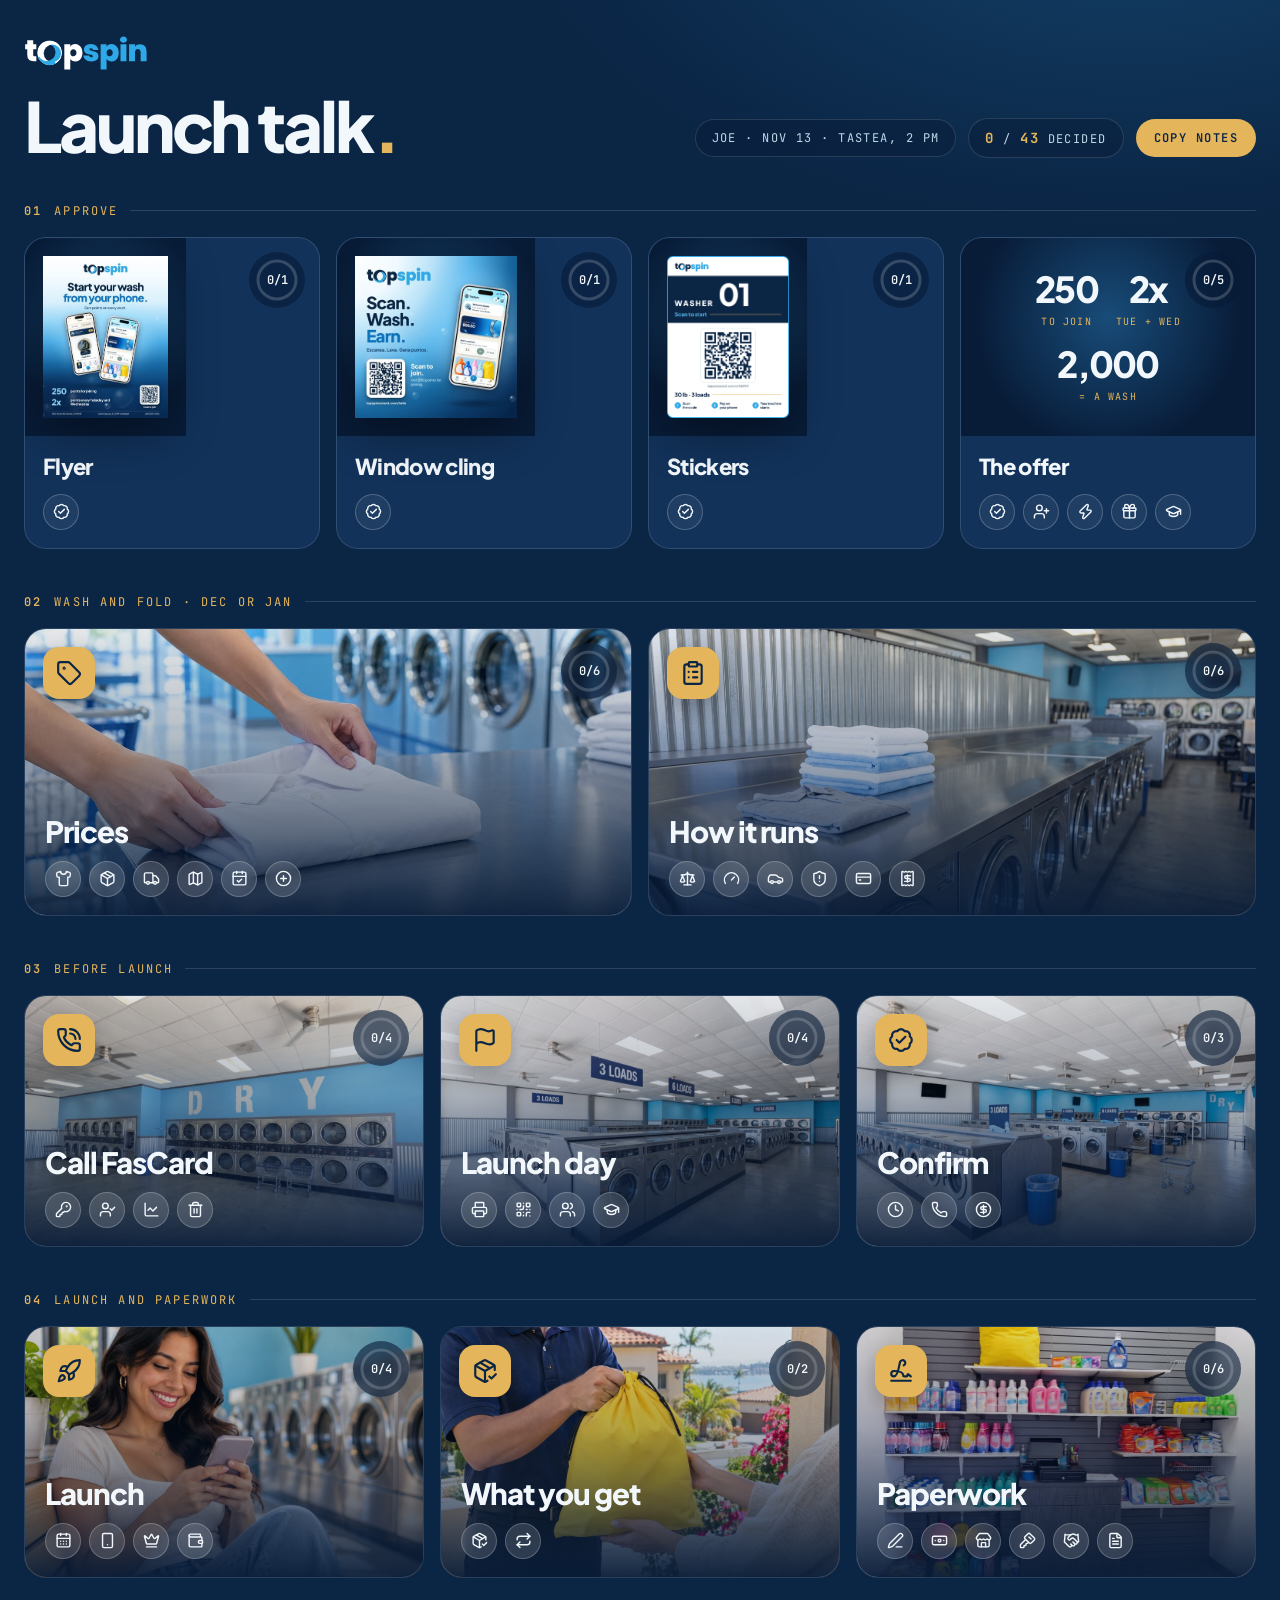
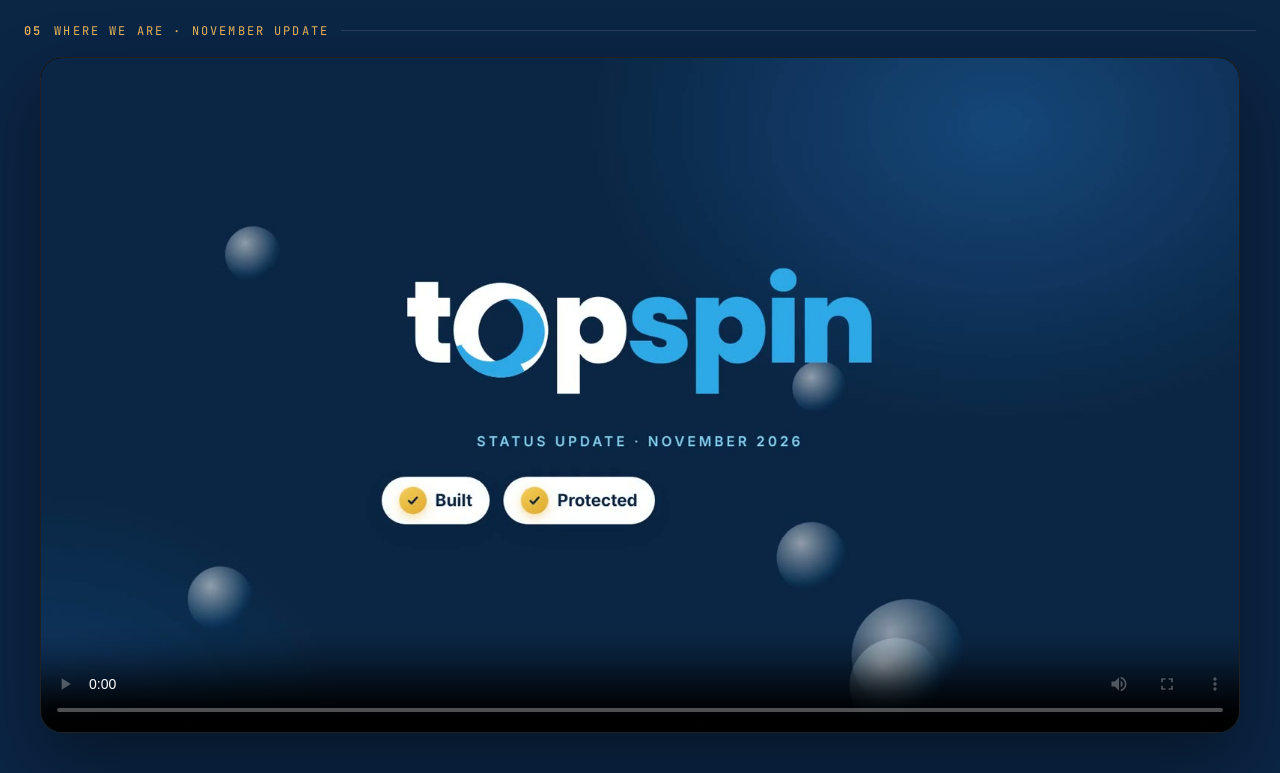
<file: index.html>
<!doctype html>
<html lang="en">
<head>
<meta charset="utf-8">
<meta name="viewport" content="width=device-width,initial-scale=1,viewport-fit=cover">
<meta name="robots" content="noindex">
<title>TopSpin Launch Talk</title>
<meta property="og:title" content="TopSpin: Launch talk">
<meta property="og:description" content="Fri Nov 13 · 2 PM · Tastea. Everything to approve, in one place.">
<meta property="og:image" content="https://cloudscenic.github.io/topspin-launch-talk/img/og.jpg">
<meta property="og:image:width" content="1200"><meta property="og:image:height" content="630">
<meta property="og:type" content="website">
<meta name="twitter:card" content="summary_large_image">
<link rel="stylesheet" href="https://fonts.googleapis.com/css2?family=Plus+Jakarta+Sans:wght@500;600;700;800&family=JetBrains+Mono:wght@500;600&display=swap">
<style>
:root{--navy:#0b2545;--deep:#081c38;--card:#12325a;--card2:#163a63;--sky:#2ea8e6;--gold:#e4b55a;--pale:#f2f7fb;--soft:#bfd8e8;--line:rgba(255,255,255,.13);
--sans:'Plus Jakarta Sans',system-ui,Arial,sans-serif;--mono:'JetBrains Mono',ui-monospace,Menlo,monospace;color-scheme:dark}
*{box-sizing:border-box;margin:0;padding:0}
html,body{min-height:100%}
body{font-family:var(--sans);background:var(--navy);color:var(--pale);-webkit-font-smoothing:antialiased;overflow-x:hidden;background-image:radial-gradient(1000px 520px at 88% -10%,rgba(46,168,230,.2),transparent 60%);background-attachment:fixed}
button{font:inherit;color:inherit;cursor:pointer;border:0;background:none}
.wrap{max-width:1500px;margin:0 auto;padding:clamp(24px,4vh,48px) 24px 40px}
header{display:flex;align-items:flex-end;justify-content:space-between;gap:24px;flex-wrap:wrap}
.logo{height:34px;display:block}
h1{font-size:clamp(40px,5.4vw,72px);line-height:.95;letter-spacing:-.045em;font-weight:800;margin-top:22px}
.dot{color:var(--gold)}
.meta{display:flex;align-items:center;gap:12px;flex-wrap:wrap}
.pill{font-family:var(--mono);font-size:12px;letter-spacing:.12em;text-transform:uppercase;color:var(--soft);border:1px solid var(--line);border-radius:999px;padding:10px 16px;background:rgba(8,28,56,.5)}
.pill b{color:var(--gold);font-size:14px}
.copy{font-family:var(--mono);font-size:12px;letter-spacing:.12em;text-transform:uppercase;background:var(--gold);color:var(--navy);border-radius:999px;padding:11px 18px;font-weight:600;transition:transform .2s}
.copy:hover{transform:translateY(-2px)}
section{margin-top:clamp(32px,5vh,56px)}
.sk{font-family:var(--mono);font-size:12px;letter-spacing:.18em;text-transform:uppercase;color:var(--gold);display:flex;align-items:center;gap:12px;margin-bottom:18px}
.sk span{font-weight:600}.sk:after{content:"";flex:1;height:1px;background:var(--line)}
@keyframes in{from{opacity:0;transform:translateY(18px)}}
@keyframes fade{from{opacity:0}}
@keyframes pop{from{opacity:0;transform:translateY(10px) scale(.97)}}
@keyframes kb{from{transform:scale(1.14)}to{transform:scale(1)}}
@keyframes float{0%,100%{transform:translateY(0)}50%{transform:translateY(-10px)}}
@keyframes bump{50%{transform:scale(1.12)}}
/* 01 graphic cards */
.row{display:grid;grid-template-columns:repeat(4,minmax(0,1fr));gap:16px}
.card{position:relative;display:flex;flex-direction:column;text-align:left;background:var(--card);border:1px solid var(--line);border-radius:22px;overflow:hidden;animation:in .7s cubic-bezier(.22,.7,.3,1) both;transition:transform .3s cubic-bezier(.22,.7,.3,1),border-color .3s,box-shadow .3s}
.card:hover{transform:translateY(-5px);border-color:rgba(228,181,90,.6);box-shadow:0 24px 50px rgba(0,0,0,.35)}
.thumb{height:clamp(150px,22vh,230px);display:flex;align-items:center;justify-content:center;padding:18px;background:radial-gradient(circle at 50% 40%,rgba(46,168,230,.22),var(--deep) 70%)}
.thumb img{max-width:100%;max-height:100%;object-fit:contain;filter:drop-shadow(0 12px 24px rgba(0,0,0,.45));transition:transform .5s cubic-bezier(.22,.7,.3,1)}
.card:hover .thumb img{transform:scale(1.06) rotate(-1deg)}
.bigs{display:flex;gap:18px;align-items:baseline;flex-wrap:wrap;justify-content:center}
.bigs div{text-align:center}
.bigs b{display:block;font-size:clamp(30px,2.8vw,44px);font-weight:800;letter-spacing:-.05em;line-height:1}
.bigs span{display:block;font-family:var(--mono);font-size:10px;letter-spacing:.12em;text-transform:uppercase;color:var(--gold);margin-top:8px}
.cb{display:block;padding:16px 18px 18px}
.name{display:block;font-size:22px;font-weight:800;letter-spacing:-.03em}
.card .chips span{background:rgba(255,255,255,.06)}
/* tiles */
.tiles{display:grid;grid-template-columns:repeat(6,minmax(0,1fr));gap:16px}
.tile{grid-column:span 2;position:relative;height:clamp(210px,28vh,290px);border-radius:22px;overflow:hidden;text-align:left;border:1px solid var(--line);isolation:isolate;animation:in .7s cubic-bezier(.22,.7,.3,1) both;transition:transform .3s cubic-bezier(.22,.7,.3,1),box-shadow .3s,border-color .3s}
.tiles.n2 .tile{grid-column:span 3;height:clamp(230px,32vh,320px)}
.tiles.n5 .tile:nth-child(n+4){grid-column:span 3}
.tile:hover{transform:translateY(-5px);box-shadow:0 24px 50px rgba(0,0,0,.35);border-color:rgba(228,181,90,.6)}
.tile img.bg{position:absolute;inset:0;width:100%;height:100%;object-fit:cover;z-index:-2;transition:transform 1.4s cubic-bezier(.22,.7,.3,1)}
.tile:hover img.bg{transform:scale(1.08)}
.tile:after{content:"";position:absolute;inset:0;z-index:-1;background:linear-gradient(180deg,rgba(8,28,56,.1) 0%,rgba(8,28,56,.3) 40%,rgba(8,28,56,.95) 100%)}
.tic{width:52px;height:52px;border-radius:16px;background:var(--gold);color:var(--navy);display:flex;align-items:center;justify-content:center;box-shadow:0 8px 20px rgba(0,0,0,.25)}
.tic svg{width:26px;height:26px}
.tile .tic{position:absolute;top:18px;left:18px}
.ring{position:absolute;top:14px;right:14px;width:56px;height:56px;display:flex;align-items:center;justify-content:center;background:rgba(8,28,56,.6);backdrop-filter:blur(6px);border-radius:50%}
.ring svg{position:absolute;inset:6px;width:44px;height:44px;transform:rotate(-90deg)}
.ring circle{fill:none;stroke:rgba(255,255,255,.18);stroke-width:3}
.ring .rf{stroke:var(--gold);stroke-linecap:round;stroke-dasharray:119.4;stroke-dashoffset:119.4;transition:stroke-dashoffset .6s cubic-bezier(.22,.7,.3,1)}
.ring b{font-family:var(--mono);font-size:12px;font-weight:600}
.tb{position:absolute;left:20px;right:20px;bottom:18px;display:block}
.tt{display:block;font-size:clamp(24px,2.3vw,34px);font-weight:800;letter-spacing:-.035em;line-height:1}
.chips{display:flex;gap:8px;margin-top:14px;flex-wrap:wrap}
.chips span{width:36px;height:36px;border-radius:50%;background:rgba(255,255,255,.14);backdrop-filter:blur(6px);border:1px solid rgba(255,255,255,.22);display:flex;align-items:center;justify-content:center;transition:all .3s}
.chips span.yes{background:var(--gold);border-color:var(--gold);color:var(--navy)}
.chips span.no{background:var(--pale);border-color:var(--pale);color:var(--navy)}
.chips svg{width:17px;height:17px}
@media(max-width:900px){.row,.tiles{grid-template-columns:1fr 1fr}.tile,.tiles.n2 .tile,.tiles.n5 .tile:nth-child(n+4){grid-column:span 1}}
@media(max-width:560px){.row,.tiles{grid-template-columns:1fr}}
/* full screen topic */
.fx{position:fixed;inset:0;z-index:55;background:var(--navy);animation:fade .3s}
.fx[hidden]{display:none}
.panel{display:none;height:100%;grid-template-columns:minmax(0,.85fr) minmax(0,1.15fr)}
.panel.on{display:grid}
.fart{position:relative;overflow:hidden;display:flex;align-items:center;justify-content:center}
.fart.photo img{position:absolute;inset:0;width:100%;height:100%;object-fit:cover;animation:kb 20s ease-out both}
.fart.photo:after{content:"";position:absolute;inset:0;background:linear-gradient(180deg,rgba(11,37,69,0) 35%,rgba(11,37,69,.92) 100%),linear-gradient(90deg,rgba(11,37,69,0) 70%,var(--navy) 100%)}
.fart.art,.fart.offer{background:radial-gradient(circle at 50% 38%,rgba(46,168,230,.28),var(--deep) 68%);padding:48px 48px 250px}
.zoom{position:relative;display:block;cursor:zoom-in;animation:float 6s ease-in-out infinite}
.zoom img{display:block;max-width:100%;max-height:calc(100vh - 330px);object-fit:contain;filter:drop-shadow(0 30px 60px rgba(0,0,0,.5));animation:pop .6s cubic-bezier(.22,.7,.3,1) both}
.zi{position:absolute;right:-12px;bottom:-12px;width:44px;height:44px;border-radius:22px;background:var(--gold);color:var(--navy);display:flex;align-items:center;justify-content:center;box-shadow:0 8px 20px rgba(0,0,0,.3)}
.zi svg{width:20px;height:20px}
.fart.offer .bigs{flex-direction:column;gap:12px;animation:float 6s ease-in-out infinite}
.fart.offer .bigs b{font-size:clamp(52px,5.6vw,92px);letter-spacing:-.06em}
.fart.offer .bigs span{font-size:13px;letter-spacing:.16em;margin-top:10px}
.fh{position:absolute;z-index:1;left:clamp(28px,4vw,56px);right:28px;bottom:clamp(28px,6vh,60px);animation:in .7s .1s cubic-bezier(.22,.7,.3,1) both;pointer-events:none}
.fh .tic{width:64px;height:64px;border-radius:20px}.fh .tic svg{width:32px;height:32px}
.fh h2{font-size:clamp(44px,5vw,80px);line-height:.95;letter-spacing:-.05em;font-weight:800;margin-top:16px}
.fp{font-family:var(--mono);font-size:12px;letter-spacing:.16em;text-transform:uppercase;color:var(--gold);margin-top:14px}
.fbody{position:relative;overflow:auto;padding:clamp(76px,9vh,96px) clamp(24px,4vw,64px) 24px;display:flex;flex-direction:column}
.rows2{flex:1;display:flex;flex-direction:column;justify-content:center}
.r{display:grid;grid-template-columns:auto minmax(0,1fr) auto;gap:8px 18px;align-items:center;padding:16px 18px;border:1px solid var(--line);border-radius:18px;background:rgba(18,50,90,.5);margin-bottom:12px;cursor:pointer;animation:in .55s cubic-bezier(.22,.7,.3,1) both;transition:opacity .3s,transform .3s,border-color .3s,background .3s,box-shadow .3s}
.r .ic{width:54px;height:54px;border-radius:16px;background:rgba(46,168,230,.16);color:var(--sky);display:flex;align-items:center;justify-content:center;transition:all .3s}
.r .ic svg{width:27px;height:27px}
.rl{display:grid;gap:5px;min-width:0}
.rl b{font-size:clamp(19px,1.6vw,24px);font-weight:700;letter-spacing:-.02em}
.rl span{font-size:16px;color:var(--soft);line-height:1.7}
.r.yes .ic{background:var(--gold);color:var(--navy)}
.r.no .ic{background:var(--pale);color:var(--navy)}
.spot .r{opacity:.42}
.spot .r.sp{opacity:1;transform:scale(1.02);border-color:rgba(228,181,90,.75);background:var(--card2);box-shadow:0 16px 36px rgba(0,0,0,.28)}
.rc{display:flex;gap:6px}
.rc button{font-family:var(--mono);font-size:12px;letter-spacing:.1em;text-transform:uppercase;padding:11px 16px;border-radius:999px;border:1px solid var(--line);color:var(--soft);transition:all .15s}
.rc button:hover{border-color:var(--gold);color:var(--pale)}
.rc button.on[data-v=yes]{background:var(--gold);border-color:var(--gold);color:var(--navy)}
.rc button.on[data-v=no]{background:var(--pale);border-color:var(--pale);color:var(--navy)}
.rc .nb.has{border-color:var(--sky);color:var(--sky)}
.rn{grid-column:1/-1;display:none;margin-top:6px;width:100%;background:rgba(255,255,255,.05);border:1px solid var(--line);border-radius:12px;color:var(--pale);font:600 16px/1.45 var(--sans);padding:10px 12px;resize:vertical}
.rn::placeholder{color:var(--soft);opacity:.55}
.r.open .rn{display:block}
.num{display:inline-block;font:inherit;font-weight:700;color:var(--pale);background:rgba(228,181,90,.14);border:1px solid rgba(228,181,90,.5);border-radius:9px;padding:0 9px;margin:0 1px;line-height:1.6;transition:background .2s,color .2s,transform .2s}
.num:hover,.num.act{background:var(--gold);color:var(--navy);border-color:var(--gold)}
.num.blank{color:var(--gold);border-style:dashed;background:transparent;min-width:52px}
.num.bump{animation:bump .3s}
.sp .num{font-size:18px}
.fx .x{position:absolute;top:20px;right:20px;z-index:3}
.x{width:46px;height:46px;border-radius:23px;background:var(--gold);color:var(--navy);display:flex;align-items:center;justify-content:center}
.x svg{width:24px;height:24px}
.fbar{display:flex;align-items:center;justify-content:space-between;gap:16px;margin-top:18px;padding-top:16px;border-top:1px solid var(--line)}
.fn{display:flex;align-items:center;gap:8px;font-weight:700;font-size:15px;color:var(--soft);padding:10px 14px;border-radius:999px;border:1px solid var(--line);transition:all .2s}
.fn:hover{color:var(--pale);border-color:var(--gold)}.fn svg{width:18px;height:18px}
.fdots{display:flex;gap:7px}
.fdots button{width:10px;height:10px;border-radius:5px;background:rgba(255,255,255,.22);transition:all .3s}
.fdots button.done{background:var(--soft)}
.fdots button.on{width:30px;background:var(--gold)}
/* number popover */
.pop{position:fixed;z-index:70;display:flex;align-items:center;gap:6px;padding:10px;background:var(--card2);border:1px solid rgba(228,181,90,.6);border-radius:18px;box-shadow:0 20px 50px rgba(0,0,0,.45);animation:pop .2s cubic-bezier(.22,.7,.3,1)}
.pop[hidden]{display:none}
.pb{font-family:var(--mono);font-size:13px;font-weight:600;min-width:52px;padding:11px 10px;border-radius:12px;background:rgba(255,255,255,.07);border:1px solid var(--line);transition:all .15s}
.pb:hover{background:var(--gold);color:var(--navy);border-color:var(--gold)}
.pb.clr{min-width:0;color:var(--soft)}
.pop input{width:130px;background:var(--navy);border:1px solid var(--line);border-radius:12px;color:var(--pale);font:800 22px var(--sans);text-align:center;padding:8px 6px}
.pop input:focus{outline:2px solid var(--gold);border-color:transparent}
.pop.date .pb{display:none}.pop.date .pb.clr{display:block}.pop.date input{width:190px;font-size:18px}
.lb{position:fixed;inset:0;z-index:80;background:rgba(4,12,26,.95);display:flex;align-items:center;justify-content:center;padding:24px 72px;animation:fade .25s}
.lb[hidden]{display:none}
.lb .x{position:absolute;top:20px;right:20px}
.lb img{max-width:100%;max-height:100%;object-fit:contain;animation:pop .3s cubic-bezier(.22,.7,.3,1)}
.card:focus-visible,.tile:focus-visible,.copy:focus-visible,.x:focus-visible,.fn:focus-visible,.fdots button:focus-visible,.rc button:focus-visible,.num:focus-visible,.pb:focus-visible,.zoom:focus-visible{outline:3px solid var(--sky);outline-offset:3px}
@media(max-width:900px){.panel.on{grid-template-columns:1fr;grid-template-rows:38vh auto;overflow:auto}.fbody{overflow:visible;padding-top:24px}.fart.art,.fart.offer{padding:24px 24px 150px}.zoom img{max-height:24vh}.fx{overflow:auto}.fx .x{position:fixed}.r{grid-template-columns:auto minmax(0,1fr)}.rc{grid-column:1/-1}}
@media (prefers-reduced-motion:reduce){*{animation:none!important;transition:none!important}}

.inc{display:flex;flex-wrap:wrap;gap:8px;margin-top:10px}
.inc span{display:inline-flex;align-items:center;gap:7px;padding:7px 12px;border-radius:999px;background:rgba(255,255,255,.06);border:1px solid var(--line);font-size:14px;line-height:1.2;color:var(--pale);font-weight:600}
.inc svg{width:16px;height:16px;color:var(--gold);flex:none}
.lv{color:var(--gold);font-weight:800}

.ri{display:grid;grid-template-columns:auto minmax(0,1fr);gap:8px 18px;align-items:start;padding:16px 18px;border:1px dashed rgba(228,181,90,.45);border-radius:18px;background:rgba(228,181,90,.06);margin-bottom:12px;animation:in .55s cubic-bezier(.22,.7,.3,1) both}
.ri .ic{width:54px;height:54px;border-radius:16px;background:rgba(228,181,90,.18);color:var(--gold);display:flex;align-items:center;justify-content:center}
.ri .ic svg{width:27px;height:27px}
.spot .ri{opacity:.75}
.ri .rl b:after{content:"Good to know";font-family:var(--mono);font-size:10px;font-weight:600;letter-spacing:.14em;text-transform:uppercase;color:var(--gold);margin-left:12px;vertical-align:3px}
.ri{padding:12px 18px}.ri .ic{width:44px;height:44px;border-radius:13px}.ri .ic svg{width:22px;height:22px}.ri .rl b{font-size:18px}
.vid{border-radius:22px;overflow:hidden;border:1px solid var(--line);background:#000;box-shadow:0 30px 70px rgba(0,0,0,.4);animation:in .7s cubic-bezier(.22,.7,.3,1) both;max-width:1200px;margin:0 auto}
.vid video{display:block;width:100%;aspect-ratio:16/9;background:#000}
@media(max-width:900px){
.fx{overflow-x:hidden;overflow-y:auto}
.panel.on{display:block;height:auto}
.fart{min-height:32vh;flex-direction:column;justify-content:flex-end;align-items:stretch;padding:20px!important}
.fart.photo{min-height:38vh}
.fart.art .zoom,.fart.offer .bigs{align-self:center;margin:64px 0 20px;animation:none}
.zoom img{max-height:36vh}
.zi{right:-8px;bottom:-8px;width:38px;height:38px}
.fart.offer .bigs b{font-size:56px}
.fh{position:relative;left:auto;right:auto;bottom:auto;z-index:1}
.fh .tic{width:48px;height:48px;border-radius:15px}.fh .tic svg{width:24px;height:24px}
.fh h2{font-size:44px;margin-top:12px}
.fbody{padding:18px 14px 28px;overflow:visible}
.r,.ri{grid-template-columns:auto minmax(0,1fr);padding:14px;gap:8px 14px}
.r .ic{width:44px;height:44px}.r .ic svg{width:22px;height:22px}
.rc{grid-column:1/-1}
.rl b{font-size:19px}.ri .rl b:after{display:block;margin:4px 0 0}
.spot .r.sp{transform:none}
.fdots{display:none}
.fn span{max-width:130px;overflow:hidden;text-overflow:ellipsis;white-space:nowrap}
.fx .x{position:fixed;top:14px;right:14px}
.vid{border-radius:16px}
}

</style>
</head>
<body>
<svg width="0" height="0" style="position:absolute" aria-hidden="true"><symbol id="i-file-image" viewBox="0 0 24 24" fill="none" stroke="currentColor" stroke-width="2" stroke-linecap="round" stroke-linejoin="round"><path d="M6 22a2 2 0 0 1-2-2V4a2 2 0 0 1 2-2h8a2.4 2.4 0 0 1 1.704.706l3.588 3.588A2.4 2.4 0 0 1 20 8v12a2 2 0 0 1-2 2z" />
  <path d="M14 2v5a1 1 0 0 0 1 1h5" />
  <circle cx="10" cy="12" r="2" />
  <path d="m20 17-1.296-1.296a2.41 2.41 0 0 0-3.408 0L9 22" /></symbol><symbol id="i-badge-check" viewBox="0 0 24 24" fill="none" stroke="currentColor" stroke-width="2" stroke-linecap="round" stroke-linejoin="round"><path d="M3.85 8.62a4 4 0 0 1 4.78-4.77 4 4 0 0 1 6.74 0 4 4 0 0 1 4.78 4.78 4 4 0 0 1 0 6.74 4 4 0 0 1-4.77 4.78 4 4 0 0 1-6.75 0 4 4 0 0 1-4.78-4.77 4 4 0 0 1 0-6.76Z" />
  <path d="m16 9-5.5 5.5L8 12" /></symbol><symbol id="i-copy" viewBox="0 0 24 24" fill="none" stroke="currentColor" stroke-width="2" stroke-linecap="round" stroke-linejoin="round"><rect width="14" height="14" x="8" y="8" rx="2" ry="2" />
  <path d="M4 16c-1.1 0-2-.9-2-2V4c0-1.1.9-2 2-2h10c1.1 0 2 .9 2 2" /></symbol><symbol id="i-map-pin" viewBox="0 0 24 24" fill="none" stroke="currentColor" stroke-width="2" stroke-linecap="round" stroke-linejoin="round"><path d="M20 10c0 4.993-5.539 10.193-7.399 11.799a1 1 0 0 1-1.202 0C9.539 20.193 4 14.993 4 10a8 8 0 0 1 16 0" />
  <circle cx="12" cy="10" r="3" /></symbol><symbol id="i-languages" viewBox="0 0 24 24" fill="none" stroke="currentColor" stroke-width="2" stroke-linecap="round" stroke-linejoin="round"><path d="m5 8 6 6" />
  <path d="m4 14 6-6 2-3" />
  <path d="M2 5h12" />
  <path d="M7 2h1" />
  <path d="m22 22-5-10-5 10" />
  <path d="M14 18h6" /></symbol><symbol id="i-printer" viewBox="0 0 24 24" fill="none" stroke="currentColor" stroke-width="2" stroke-linecap="round" stroke-linejoin="round"><path d="M6 18H4a2 2 0 0 1-2-2v-5a2 2 0 0 1 2-2h16a2 2 0 0 1 2 2v5a2 2 0 0 1-2 2h-2" />
  <path d="M6 9V3a1 1 0 0 1 1-1h10a1 1 0 0 1 1 1v6" />
  <rect x="6" y="14" width="12" height="8" rx="1" /></symbol><symbol id="i-app-window" viewBox="0 0 24 24" fill="none" stroke="currentColor" stroke-width="2" stroke-linecap="round" stroke-linejoin="round"><rect x="2" y="4" width="20" height="16" rx="2" />
  <path d="M10 4v4" />
  <path d="M2 8h20" />
  <path d="M6 4v4" /></symbol><symbol id="i-ruler" viewBox="0 0 24 24" fill="none" stroke="currentColor" stroke-width="2" stroke-linecap="round" stroke-linejoin="round"><path d="M21.3 15.3a2.4 2.4 0 0 1 0 3.4l-2.6 2.6a2.4 2.4 0 0 1-3.4 0L2.7 8.7a2.41 2.41 0 0 1 0-3.4l2.6-2.6a2.41 2.41 0 0 1 3.4 0Z" />
  <path d="m14.5 12.5 2-2" />
  <path d="m11.5 9.5 2-2" />
  <path d="m8.5 6.5 2-2" />
  <path d="m17.5 15.5 2-2" /></symbol><symbol id="i-qr-code" viewBox="0 0 24 24" fill="none" stroke="currentColor" stroke-width="2" stroke-linecap="round" stroke-linejoin="round"><rect width="5" height="5" x="3" y="3" rx="1" />
  <rect width="5" height="5" x="16" y="3" rx="1" />
  <rect width="5" height="5" x="3" y="16" rx="1" />
  <path d="M21 16h-3a2 2 0 0 0-2 2v3" />
  <path d="M21 21v.01" />
  <path d="M12 7v3a2 2 0 0 1-2 2H7" />
  <path d="M3 12h.01" />
  <path d="M12 3h.01" />
  <path d="M12 16v.01" />
  <path d="M16 12h1" />
  <path d="M21 12v.01" />
  <path d="M12 21v-1" /></symbol><symbol id="i-hash" viewBox="0 0 24 24" fill="none" stroke="currentColor" stroke-width="2" stroke-linecap="round" stroke-linejoin="round"><line x1="4" x2="20" y1="9" y2="9" />
  <line x1="4" x2="20" y1="15" y2="15" />
  <line x1="10" x2="8" y1="3" y2="21" />
  <line x1="16" x2="14" y1="3" y2="21" /></symbol><symbol id="i-tag" viewBox="0 0 24 24" fill="none" stroke="currentColor" stroke-width="2" stroke-linecap="round" stroke-linejoin="round"><path d="M12.586 2.586A2 2 0 0 0 11.172 2H4a2 2 0 0 0-2 2v7.172a2 2 0 0 0 .586 1.414l8.704 8.704a2.426 2.426 0 0 0 3.42 0l6.58-6.58a2.426 2.426 0 0 0 0-3.42z" />
  <circle cx="7.5" cy="7.5" r=".5" fill="currentColor" /></symbol><symbol id="i-user-check" viewBox="0 0 24 24" fill="none" stroke="currentColor" stroke-width="2" stroke-linecap="round" stroke-linejoin="round"><path d="m16 11 2 2 4-4" />
  <path d="M16 21v-2a4 4 0 0 0-4-4H6a4 4 0 0 0-4 4v2" />
  <circle cx="9" cy="7" r="4" /></symbol><symbol id="i-link" viewBox="0 0 24 24" fill="none" stroke="currentColor" stroke-width="2" stroke-linecap="round" stroke-linejoin="round"><path d="M10 13a5 5 0 0 0 7.54.54l3-3a5 5 0 0 0-7.07-7.07l-1.72 1.71" />
  <path d="M14 11a5 5 0 0 0-7.54-.54l-3 3a5 5 0 0 0 7.07 7.07l1.71-1.71" /></symbol><symbol id="i-gift" viewBox="0 0 24 24" fill="none" stroke="currentColor" stroke-width="2" stroke-linecap="round" stroke-linejoin="round"><path d="M12 7v14" />
  <path d="M20 11v8a2 2 0 0 1-2 2H6a2 2 0 0 1-2-2v-8" />
  <path d="M7.5 7a1 1 0 0 1 0-5A4.8 8 0 0 1 12 7a4.8 8 0 0 1 4.5-5 1 1 0 0 1 0 5" />
  <rect x="3" y="7" width="18" height="4" rx="1" /></symbol><symbol id="i-user-plus" viewBox="0 0 24 24" fill="none" stroke="currentColor" stroke-width="2" stroke-linecap="round" stroke-linejoin="round"><path d="M16 21v-2a4 4 0 0 0-4-4H6a4 4 0 0 0-4 4v2" />
  <circle cx="9" cy="7" r="4" />
  <line x1="19" x2="19" y1="8" y2="14" />
  <line x1="22" x2="16" y1="11" y2="11" /></symbol><symbol id="i-zap" viewBox="0 0 24 24" fill="none" stroke="currentColor" stroke-width="2" stroke-linecap="round" stroke-linejoin="round"><path d="M15.914 4a1.5 1.5 0 00-2.474-1.561l-9 9A1.5 1.5 0 005.5 14h4.002a.5.5 0 01.471.666L8.086 20a1.5 1.5 0 002.475 1.56l9-9A1.5 1.5 0 0018.5 10h-3.997a.5.5 0 01-.472-.667z" /></symbol><symbol id="i-graduation-cap" viewBox="0 0 24 24" fill="none" stroke="currentColor" stroke-width="2" stroke-linecap="round" stroke-linejoin="round"><path d="M21.42 10.922a1 1 0 0 0-.019-1.838L12.83 5.18a2 2 0 0 0-1.66 0L2.6 9.08a1 1 0 0 0 0 1.832l8.57 3.908a2 2 0 0 0 1.66 0z" />
  <path d="M22 10v6" />
  <path d="M6 12.5V16a6 3 0 0 0 12 0v-3.5" /></symbol><symbol id="i-shirt" viewBox="0 0 24 24" fill="none" stroke="currentColor" stroke-width="2" stroke-linecap="round" stroke-linejoin="round"><path d="M20.38 3.46 16 2a4 4 0 0 1-8 0L3.62 3.46a2 2 0 0 0-1.34 2.23l.58 3.47a1 1 0 0 0 .99.84H6v10c0 1.1.9 2 2 2h8a2 2 0 0 0 2-2V10h2.15a1 1 0 0 0 .99-.84l.58-3.47a2 2 0 0 0-1.34-2.23z" /></symbol><symbol id="i-package" viewBox="0 0 24 24" fill="none" stroke="currentColor" stroke-width="2" stroke-linecap="round" stroke-linejoin="round"><path d="M11 21.73a2 2 0 0 0 2 0l7-4A2 2 0 0 0 21 16V8a2 2 0 0 0-1-1.73l-7-4a2 2 0 0 0-2 0l-7 4A2 2 0 0 0 3 8v8a2 2 0 0 0 1 1.73z" />
  <path d="M12 22V12" />
  <polyline points="3.29 7 12 12 20.71 7" />
  <path d="m7.5 4.27 9 5.15" /></symbol><symbol id="i-truck" viewBox="0 0 24 24" fill="none" stroke="currentColor" stroke-width="2" stroke-linecap="round" stroke-linejoin="round"><path d="M14 18V6a2 2 0 0 0-2-2H4a2 2 0 0 0-2 2v11a1 1 0 0 0 1 1h2" />
  <path d="M15 18H9" />
  <path d="M19 18h2a1 1 0 0 0 1-1v-3.65a1 1 0 0 0-.22-.624l-3.48-4.35A1 1 0 0 0 17.52 8H14" />
  <circle cx="17" cy="18" r="2" />
  <circle cx="7" cy="18" r="2" /></symbol><symbol id="i-map" viewBox="0 0 24 24" fill="none" stroke="currentColor" stroke-width="2" stroke-linecap="round" stroke-linejoin="round"><path d="M14.106 5.553a2 2 0 0 0 1.788 0l3.659-1.83A1 1 0 0 1 21 4.619v12.764a1 1 0 0 1-.553.894l-4.553 2.277a2 2 0 0 1-1.788 0l-4.212-2.106a2 2 0 0 0-1.788 0l-3.659 1.83A1 1 0 0 1 3 19.381V6.618a1 1 0 0 1 .553-.894l4.553-2.277a2 2 0 0 1 1.788 0z" />
  <path d="M15 5.764v15" />
  <path d="M9 3.236v15" /></symbol><symbol id="i-calendar-check" viewBox="0 0 24 24" fill="none" stroke="currentColor" stroke-width="2" stroke-linecap="round" stroke-linejoin="round"><path d="M8 2v3" />
  <path d="M16 2v3" />
  <rect x="3" y="3" width="18" height="18" rx="2" />
  <path d="M3 9h18" />
  <path d="m9 15 2 2 4-4" /></symbol><symbol id="i-circle-plus" viewBox="0 0 24 24" fill="none" stroke="currentColor" stroke-width="2" stroke-linecap="round" stroke-linejoin="round"><circle cx="12" cy="12" r="10" />
  <path d="M8 12h8" />
  <path d="M12 8v8" /></symbol><symbol id="i-chart-column" viewBox="0 0 24 24" fill="none" stroke="currentColor" stroke-width="2" stroke-linecap="round" stroke-linejoin="round"><path d="M3 3v16a2 2 0 0 0 2 2h16" />
  <path d="M18 17V9" />
  <path d="M13 17V5" />
  <path d="M8 17v-3" /></symbol><symbol id="i-store" viewBox="0 0 24 24" fill="none" stroke="currentColor" stroke-width="2" stroke-linecap="round" stroke-linejoin="round"><path d="M15 21v-5a1 1 0 0 0-1-1h-4a1 1 0 0 0-1 1v5" />
  <path d="M17.774 10.31a1.12 1.12 0 0 0-1.549 0 2.5 2.5 0 0 1-3.451 0 1.12 1.12 0 0 0-1.548 0 2.5 2.5 0 0 1-3.452 0 1.12 1.12 0 0 0-1.549 0 2.5 2.5 0 0 1-3.77-3.248l2.889-4.184A2 2 0 0 1 7 2h10a2 2 0 0 1 1.653.873l2.895 4.192a2.5 2.5 0 0 1-3.774 3.244" />
  <path d="M4 10.95V19a2 2 0 0 0 2 2h12a2 2 0 0 0 2-2v-8.05" /></symbol><symbol id="i-clipboard-list" viewBox="0 0 24 24" fill="none" stroke="currentColor" stroke-width="2" stroke-linecap="round" stroke-linejoin="round"><rect width="8" height="4" x="8" y="2" rx="1" ry="1" />
  <path d="M16 4h2a2 2 0 0 1 2 2v14a2 2 0 0 1-2 2H6a2 2 0 0 1-2-2V6a2 2 0 0 1 2-2h2" />
  <path d="M12 11h4" />
  <path d="M12 16h4" />
  <path d="M8 11h.01" />
  <path d="M8 16h.01" /></symbol><symbol id="i-scale" viewBox="0 0 24 24" fill="none" stroke="currentColor" stroke-width="2" stroke-linecap="round" stroke-linejoin="round"><path d="M12 3v18" />
  <path d="m19 8 3 8a5 5 0 0 1-6 0zV7" />
  <path d="M3 7h1a17 17 0 0 0 8-2 17 17 0 0 0 8 2h1" />
  <path d="m5 8 3 8a5 5 0 0 1-6 0zV7" />
  <path d="M7 21h10" /></symbol><symbol id="i-gauge" viewBox="0 0 24 24" fill="none" stroke="currentColor" stroke-width="2" stroke-linecap="round" stroke-linejoin="round"><path d="m12 14 4-4" />
  <path d="M3.34 19a10 10 0 1 1 17.32 0" /></symbol><symbol id="i-car" viewBox="0 0 24 24" fill="none" stroke="currentColor" stroke-width="2" stroke-linecap="round" stroke-linejoin="round"><path d="M19 17h2c.6 0 1-.4 1-1v-3c0-.9-.7-1.7-1.5-1.9C18.7 10.6 16 10 16 10s-1.3-1.4-2.2-2.3c-.5-.4-1.1-.7-1.8-.7H5c-.6 0-1.1.4-1.4.9l-1.4 2.9A3.7 3.7 0 0 0 2 12v4c0 .6.4 1 1 1h2" />
  <circle cx="7" cy="17" r="2" />
  <path d="M9 17h6" />
  <circle cx="17" cy="17" r="2" /></symbol><symbol id="i-shield-alert" viewBox="0 0 24 24" fill="none" stroke="currentColor" stroke-width="2" stroke-linecap="round" stroke-linejoin="round"><path d="M20 13c0 5-3.5 7.5-7.66 8.95a1 1 0 0 1-.67-.01C7.5 20.5 4 18 4 13V6a1 1 0 0 1 1-1c2 0 4.5-1.2 6.24-2.72a1.17 1.17 0 0 1 1.52 0C14.51 3.81 17 5 19 5a1 1 0 0 1 1 1z" />
  <path d="M12 8v4" />
  <path d="M12 16h.01" /></symbol><symbol id="i-credit-card" viewBox="0 0 24 24" fill="none" stroke="currentColor" stroke-width="2" stroke-linecap="round" stroke-linejoin="round"><rect width="20" height="14" x="2" y="5" rx="2" />
  <line x1="2" x2="22" y1="10" y2="10" />
  <path d="M6 14h2" /></symbol><symbol id="i-receipt" viewBox="0 0 24 24" fill="none" stroke="currentColor" stroke-width="2" stroke-linecap="round" stroke-linejoin="round"><path d="M12 17V7" />
  <path d="M16 8h-6a2 2 0 0 0 0 4h4a2 2 0 0 1 0 4H8" />
  <path d="M4 3a1 1 0 0 1 1-1 1.3 1.3 0 0 1 .7.2l.933.6a1.3 1.3 0 0 0 1.4 0l.934-.6a1.3 1.3 0 0 1 1.4 0l.933.6a1.3 1.3 0 0 0 1.4 0l.933-.6a1.3 1.3 0 0 1 1.4 0l.934.6a1.3 1.3 0 0 0 1.4 0l.933-.6A1.3 1.3 0 0 1 19 2a1 1 0 0 1 1 1v18a1 1 0 0 1-1 1 1.3 1.3 0 0 1-.7-.2l-.933-.6a1.3 1.3 0 0 0-1.4 0l-.934.6a1.3 1.3 0 0 1-1.4 0l-.933-.6a1.3 1.3 0 0 0-1.4 0l-.933.6a1.3 1.3 0 0 1-1.4 0l-.934-.6a1.3 1.3 0 0 0-1.4 0l-.933.6a1.3 1.3 0 0 1-.7.2 1 1 0 0 1-1-1z" /></symbol><symbol id="i-phone-call" viewBox="0 0 24 24" fill="none" stroke="currentColor" stroke-width="2" stroke-linecap="round" stroke-linejoin="round"><path d="M13 2a9 9 0 0 1 9 9" />
  <path d="M13 6a5 5 0 0 1 5 5" />
  <path d="M13.832 16.568a1 1 0 0 0 1.213-.303l.355-.465A2 2 0 0 1 17 15h3a2 2 0 0 1 2 2v3a2 2 0 0 1-2 2A18 18 0 0 1 2 4a2 2 0 0 1 2-2h3a2 2 0 0 1 2 2v3a2 2 0 0 1-.8 1.6l-.468.351a1 1 0 0 0-.292 1.233 14 14 0 0 0 6.392 6.384" /></symbol><symbol id="i-key-round" viewBox="0 0 24 24" fill="none" stroke="currentColor" stroke-width="2" stroke-linecap="round" stroke-linejoin="round"><path d="M2.586 17.414A2 2 0 0 0 2 18.828V21a1 1 0 0 0 1 1h3a1 1 0 0 0 1-1v-1a1 1 0 0 1 1-1h1a1 1 0 0 0 1-1v-1a1 1 0 0 1 1-1h.172a2 2 0 0 0 1.414-.586l.814-.814a6.5 6.5 0 1 0-4-4z" />
  <circle cx="16.5" cy="7.5" r=".5" fill="currentColor" /></symbol><symbol id="i-chart-line" viewBox="0 0 24 24" fill="none" stroke="currentColor" stroke-width="2" stroke-linecap="round" stroke-linejoin="round"><path d="M3 3v16a2 2 0 0 0 2 2h16" />
  <path d="m19 9-5 5-4-4-3 3" /></symbol><symbol id="i-trash-2" viewBox="0 0 24 24" fill="none" stroke="currentColor" stroke-width="2" stroke-linecap="round" stroke-linejoin="round"><path d="M10 11v6" />
  <path d="M14 11v6" />
  <path d="M19 6v14a2 2 0 0 1-2 2H7a2 2 0 0 1-2-2V6" />
  <path d="M3 6h18" />
  <path d="M8 6V4a2 2 0 0 1 2-2h4a2 2 0 0 1 2 2v2" /></symbol><symbol id="i-flag" viewBox="0 0 24 24" fill="none" stroke="currentColor" stroke-width="2" stroke-linecap="round" stroke-linejoin="round"><path d="M4 22V4a1 1 0 0 1 .4-.8A6 6 0 0 1 8 2c3 0 5 2 7.333 2q2 0 3.067-.8A1 1 0 0 1 20 4v10a1 1 0 0 1-.4.8A6 6 0 0 1 16 16c-3 0-5-2-8-2a6 6 0 0 0-4 1.528" /></symbol><symbol id="i-users" viewBox="0 0 24 24" fill="none" stroke="currentColor" stroke-width="2" stroke-linecap="round" stroke-linejoin="round"><path d="M16 21v-2a4 4 0 0 0-4-4H6a4 4 0 0 0-4 4v2" />
  <path d="M16 3.128a4 4 0 0 1 0 7.744" />
  <path d="M22 21v-2a4 4 0 0 0-3-3.87" />
  <circle cx="9" cy="7" r="4" /></symbol><symbol id="i-clock" viewBox="0 0 24 24" fill="none" stroke="currentColor" stroke-width="2" stroke-linecap="round" stroke-linejoin="round"><circle cx="12" cy="12" r="10" />
  <path d="M12 6v6l4 2" /></symbol><symbol id="i-phone" viewBox="0 0 24 24" fill="none" stroke="currentColor" stroke-width="2" stroke-linecap="round" stroke-linejoin="round"><path d="M13.832 16.568a1 1 0 0 0 1.213-.303l.355-.465A2 2 0 0 1 17 15h3a2 2 0 0 1 2 2v3a2 2 0 0 1-2 2A18 18 0 0 1 2 4a2 2 0 0 1 2-2h3a2 2 0 0 1 2 2v3a2 2 0 0 1-.8 1.6l-.468.351a1 1 0 0 0-.292 1.233 14 14 0 0 0 6.392 6.384" /></symbol><symbol id="i-circle-dollar-sign" viewBox="0 0 24 24" fill="none" stroke="currentColor" stroke-width="2" stroke-linecap="round" stroke-linejoin="round"><circle cx="12" cy="12" r="10" />
  <path d="M16 8h-6a2 2 0 1 0 0 4h4a2 2 0 1 1 0 4H8" />
  <path d="M12 18V6" /></symbol><symbol id="i-rocket" viewBox="0 0 24 24" fill="none" stroke="currentColor" stroke-width="2" stroke-linecap="round" stroke-linejoin="round"><path d="M12 15v5s3.03-.55 4-2c1.08-1.62 0-5 0-5" />
  <path d="M4.5 16.5c-1.5 1.26-2 5-2 5s3.74-.5 5-2c.71-.84.7-2.13-.09-2.91a2.18 2.18 0 0 0-2.91-.09" />
  <path d="M9 12a22 22 0 0 1 2-3.95A12.88 12.88 0 0 1 22 2c0 2.72-.78 7.5-6 11a22.4 22.4 0 0 1-4 2z" />
  <path d="M9 12H4s.55-3.03 2-4c1.62-1.08 5 .05 5 .05" /></symbol><symbol id="i-calendar-days" viewBox="0 0 24 24" fill="none" stroke="currentColor" stroke-width="2" stroke-linecap="round" stroke-linejoin="round"><path d="M8 2v3" />
  <path d="M16 2v3" />
  <rect x="3" y="3" width="18" height="18" rx="2" />
  <path d="M3 9h18" />
  <path d="M8 13h.01" />
  <path d="M12 13h.01" />
  <path d="M16 13h.01" />
  <path d="M8 17h.01" />
  <path d="M12 17h.01" />
  <path d="M16 17h.01" /></symbol><symbol id="i-smartphone" viewBox="0 0 24 24" fill="none" stroke="currentColor" stroke-width="2" stroke-linecap="round" stroke-linejoin="round"><rect width="14" height="20" x="5" y="2" rx="2" ry="2" />
  <path d="M12 18h.01" /></symbol><symbol id="i-crown" viewBox="0 0 24 24" fill="none" stroke="currentColor" stroke-width="2" stroke-linecap="round" stroke-linejoin="round"><path d="M11.562 3.266a.5.5 0 0 1 .876 0L15.39 8.87a1 1 0 0 0 1.516.294L21.183 5.5a.5.5 0 0 1 .798.519l-2.834 10.246a1 1 0 0 1-.956.734H5.81a1 1 0 0 1-.957-.734L2.02 6.02a.5.5 0 0 1 .798-.519l4.276 3.664a1 1 0 0 0 1.516-.294z" />
  <path d="M5 21h14" /></symbol><symbol id="i-wallet" viewBox="0 0 24 24" fill="none" stroke="currentColor" stroke-width="2" stroke-linecap="round" stroke-linejoin="round"><path d="M19 7V4a1 1 0 0 0-1-1H5a2 2 0 0 0 0 4h15a1 1 0 0 1 1 1v4h-3a2 2 0 0 0 0 4h3a1 1 0 0 0 1-1v-2a1 1 0 0 0-1-1" />
  <path d="M3 5v14a2 2 0 0 0 2 2h15a1 1 0 0 0 1-1v-4" /></symbol><symbol id="i-package-check" viewBox="0 0 24 24" fill="none" stroke="currentColor" stroke-width="2" stroke-linecap="round" stroke-linejoin="round"><path d="M12 22V12" />
  <path d="m16 17 2 2 4-4" />
  <path d="M21 11.127V8a2 2 0 0 0-1-1.73l-7-4a2 2 0 0 0-2 0l-7 4A2 2 0 0 0 3 8v8a2 2 0 0 0 1 1.729l7 4a2 2 0 0 0 2 .001l1.32-.753" />
  <path d="M3.29 7 12 12l8.71-5" />
  <path d="m7.5 4.27 8.997 5.148" /></symbol><symbol id="i-tablet-smartphone" viewBox="0 0 24 24" fill="none" stroke="currentColor" stroke-width="2" stroke-linecap="round" stroke-linejoin="round"><rect width="10" height="14" x="3" y="8" rx="2" />
  <path d="M5 4a2 2 0 0 1 2-2h12a2 2 0 0 1 2 2v16a2 2 0 0 1-2 2h-2.4" />
  <path d="M8 18h.01" /></symbol><symbol id="i-rotate-ccw" viewBox="0 0 24 24" fill="none" stroke="currentColor" stroke-width="2" stroke-linecap="round" stroke-linejoin="round"><path d="M3 12a9 9 0 1 0 9-9 9.75 9.75 0 0 0-6.74 2.74L3 8" />
  <path d="M3 3v5h5" /></symbol><symbol id="i-globe" viewBox="0 0 24 24" fill="none" stroke="currentColor" stroke-width="2" stroke-linecap="round" stroke-linejoin="round"><circle cx="12" cy="12" r="10" />
  <path d="M12 2a14.5 14.5 0 0 0 0 20 14.5 14.5 0 0 0 0-20" />
  <path d="M2 12h20" /></symbol><symbol id="i-layout-dashboard" viewBox="0 0 24 24" fill="none" stroke="currentColor" stroke-width="2" stroke-linecap="round" stroke-linejoin="round"><rect width="7" height="9" x="3" y="3" rx="1" />
  <rect width="7" height="5" x="14" y="3" rx="1" />
  <rect width="7" height="9" x="14" y="12" rx="1" />
  <rect width="7" height="5" x="3" y="16" rx="1" /></symbol><symbol id="i-message-square" viewBox="0 0 24 24" fill="none" stroke="currentColor" stroke-width="2" stroke-linecap="round" stroke-linejoin="round"><path d="M22 17a2 2 0 0 1-2 2H6.828a2 2 0 0 0-1.414.586l-2.202 2.202A.71.71 0 0 1 2 21.286V5a2 2 0 0 1 2-2h16a2 2 0 0 1 2 2z" /></symbol><symbol id="i-palette" viewBox="0 0 24 24" fill="none" stroke="currentColor" stroke-width="2" stroke-linecap="round" stroke-linejoin="round"><path d="M12 22a1 1 0 0 1 0-20 10 9 0 0 1 10 9 5 5 0 0 1-5 5h-2.25a1.75 1.75 0 0 0-1.4 2.8l.3.4a1.75 1.75 0 0 1-1.4 2.8z" />
  <circle cx="13.5" cy="6.5" r=".5" fill="currentColor" />
  <circle cx="17.5" cy="10.5" r=".5" fill="currentColor" />
  <circle cx="6.5" cy="12.5" r=".5" fill="currentColor" />
  <circle cx="8.5" cy="7.5" r=".5" fill="currentColor" /></symbol><symbol id="i-repeat" viewBox="0 0 24 24" fill="none" stroke="currentColor" stroke-width="2" stroke-linecap="round" stroke-linejoin="round"><path d="m17 2 4 4-4 4" />
  <path d="M3 11v-1a4 4 0 0 1 4-4h14" />
  <path d="m7 22-4-4 4-4" />
  <path d="M21 13v1a4 4 0 0 1-4 4H3" /></symbol><symbol id="i-server" viewBox="0 0 24 24" fill="none" stroke="currentColor" stroke-width="2" stroke-linecap="round" stroke-linejoin="round"><rect width="20" height="8" x="2" y="2" rx="2" ry="2" />
  <rect width="20" height="8" x="2" y="14" rx="2" ry="2" />
  <line x1="6" x2="6.01" y1="6" y2="6" />
  <line x1="6" x2="6.01" y1="18" y2="18" /></symbol><symbol id="i-shield-check" viewBox="0 0 24 24" fill="none" stroke="currentColor" stroke-width="2" stroke-linecap="round" stroke-linejoin="round"><path d="M20 13c0 5-3.5 7.5-7.66 8.95a1 1 0 0 1-.67-.01C7.5 20.5 4 18 4 13V6a1 1 0 0 1 1-1c2 0 4.5-1.2 6.24-2.72a1.17 1.17 0 0 1 1.52 0C14.51 3.81 17 5 19 5a1 1 0 0 1 1 1z" />
  <path d="m9 12 2 2 4-4" /></symbol><symbol id="i-wrench" viewBox="0 0 24 24" fill="none" stroke="currentColor" stroke-width="2" stroke-linecap="round" stroke-linejoin="round"><path d="M14.7 6.3a1 1 0 0 0 0 1.4l1.6 1.6a1 1 0 0 0 1.4 0l3.106-3.105c.32-.322.863-.22.983.218a6 6 0 0 1-8.259 7.057l-7.91 7.91a1 1 0 0 1-2.999-3l7.91-7.91a6 6 0 0 1 7.057-8.259c.438.12.54.662.219.984z" /></symbol><symbol id="i-refresh-cw" viewBox="0 0 24 24" fill="none" stroke="currentColor" stroke-width="2" stroke-linecap="round" stroke-linejoin="round"><path d="M3 12a9 9 0 0 1 9-9 9.75 9.75 0 0 1 6.74 2.74L21 8" />
  <path d="M21 3v5h-5" />
  <path d="M21 12a9 9 0 0 1-9 9 9.75 9.75 0 0 1-6.74-2.74L3 16" />
  <path d="M8 16H3v5" /></symbol><symbol id="i-megaphone" viewBox="0 0 24 24" fill="none" stroke="currentColor" stroke-width="2" stroke-linecap="round" stroke-linejoin="round"><path d="M11 6a13 13 0 0 0 8.4-2.8A1 1 0 0 1 21 4v12a1 1 0 0 1-1.6.8A13 13 0 0 0 11 14H5a2 2 0 0 1-2-2V8a2 2 0 0 1 2-2z" />
  <path d="M6 14a12 12 0 0 0 2.4 7.2 2 2 0 0 0 3.2-2.4A8 8 0 0 1 10 14" />
  <path d="M8 6v8" /></symbol><symbol id="i-signature" viewBox="0 0 24 24" fill="none" stroke="currentColor" stroke-width="2" stroke-linecap="round" stroke-linejoin="round"><path d="m21 17-2.156-1.868A.5.5 0 0 0 18 15.5v.5a1 1 0 0 1-1 1h-2a1 1 0 0 1-1-1c0-2.545-3.991-3.97-8.5-4a1 1 0 0 0 0 5c4.153 0 4.745-11.295 5.708-13.5a2.5 2.5 0 1 1 3.31 3.284" />
  <path d="M3 21h18" /></symbol><symbol id="i-pen-line" viewBox="0 0 24 24" fill="none" stroke="currentColor" stroke-width="2" stroke-linecap="round" stroke-linejoin="round"><path d="M13 21h8" />
  <path d="M21.174 6.812a1 1 0 0 0-3.986-3.987L3.842 16.174a2 2 0 0 0-.5.83l-1.321 4.352a.5.5 0 0 0 .623.622l4.353-1.32a2 2 0 0 0 .83-.497z" /></symbol><symbol id="i-banknote" viewBox="0 0 24 24" fill="none" stroke="currentColor" stroke-width="2" stroke-linecap="round" stroke-linejoin="round"><rect width="20" height="12" x="2" y="6" rx="2" />
  <circle cx="12" cy="12" r="2" />
  <path d="M6 12h.01M18 12h.01" /></symbol><symbol id="i-key-square" viewBox="0 0 24 24" fill="none" stroke="currentColor" stroke-width="2" stroke-linecap="round" stroke-linejoin="round"><path d="M12.4 2.7a2.5 2.5 0 0 1 3.4 0l5.5 5.5a2.5 2.5 0 0 1 0 3.4l-3.7 3.7a2.5 2.5 0 0 1-3.4 0L8.7 9.8a2.5 2.5 0 0 1 0-3.4z" />
  <path d="m14 7 3 3" />
  <path d="m9.4 10.6-6.814 6.814A2 2 0 0 0 2 18.828V21a1 1 0 0 0 1 1h3a1 1 0 0 0 1-1v-1a1 1 0 0 1 1-1h1a1 1 0 0 0 1-1v-1a1 1 0 0 1 1-1h.172a2 2 0 0 0 1.414-.586l.814-.814" /></symbol><symbol id="i-handshake" viewBox="0 0 24 24" fill="none" stroke="currentColor" stroke-width="2" stroke-linecap="round" stroke-linejoin="round"><path d="m11 17 2 2a1 1 0 1 0 3-3" />
  <path d="m14 14 2.5 2.5a1 1 0 1 0 3-3l-3.88-3.88a3 3 0 0 0-4.24 0l-.88.88a1 1 0 1 1-3-3l2.81-2.81a5.79 5.79 0 0 1 7.06-.87l.47.28a2 2 0 0 0 1.42.25L21 4" />
  <path d="m21 3 1 11h-2" />
  <path d="M3 3 2 14l6.5 6.5a1 1 0 1 0 3-3" />
  <path d="M3 4h8" /></symbol><symbol id="i-file-text" viewBox="0 0 24 24" fill="none" stroke="currentColor" stroke-width="2" stroke-linecap="round" stroke-linejoin="round"><path d="M6 22a2 2 0 0 1-2-2V4a2 2 0 0 1 2-2h8a2.4 2.4 0 0 1 1.704.706l3.588 3.588A2.4 2.4 0 0 1 20 8v12a2 2 0 0 1-2 2z" />
  <path d="M14 2v5a1 1 0 0 0 1 1h5" />
  <path d="M10 9H8" />
  <path d="M16 13H8" />
  <path d="M16 17H8" /></symbol><symbol id="i-x" viewBox="0 0 24 24" fill="none" stroke="currentColor" stroke-width="2" stroke-linecap="round" stroke-linejoin="round"><path d="M18 6 6 18" />
  <path d="m6 6 12 12" /></symbol><symbol id="i-chevron-left" viewBox="0 0 24 24" fill="none" stroke="currentColor" stroke-width="2" stroke-linecap="round" stroke-linejoin="round"><path d="m15 18-6-6 6-6" /></symbol><symbol id="i-chevron-right" viewBox="0 0 24 24" fill="none" stroke="currentColor" stroke-width="2" stroke-linecap="round" stroke-linejoin="round"><path d="m9 18 6-6-6-6" /></symbol><symbol id="i-maximize-2" viewBox="0 0 24 24" fill="none" stroke="currentColor" stroke-width="2" stroke-linecap="round" stroke-linejoin="round"><path d="M15 3h6v6" />
  <path d="m21 3-7 7" />
  <path d="m3 21 7-7" />
  <path d="M9 21H3v-6" /></symbol></svg>
<div class="wrap">
<header>
<div><img class="logo" src="img/logo-white.svg" alt="TopSpin"><h1>Launch talk<span class="dot">.</span></h1></div>
<div class="meta"><span class="pill">Joe · Nov 13 · Tastea, 2 PM</span><span class="pill"><b id="done">0</b> / <b id="total">0</b> decided</span><button class="copy" id="copy" type="button">Copy notes</button></div>
</header>
<section><p class="sk"><span>01</span>Approve</p><div class="row"><button type="button" class="card" data-t="0" style="animation-delay:0.00s"><span class="thumb"><img src="img/flyer-s.jpg" alt=""></span><span class="ring"><svg viewBox="0 0 44 44"><circle cx="22" cy="22" r="19"/><circle class="rf" cx="22" cy="22" r="19"/></svg><b>0/1</b></span><span class="cb"><span class="name">Flyer</span><span class="chips"><span data-c="flyer"><svg aria-hidden="true"><use href="#i-badge-check"/></svg></span></span></span></button><button type="button" class="card" data-t="1" style="animation-delay:0.06s"><span class="thumb"><img src="img/door-s.jpg" alt=""></span><span class="ring"><svg viewBox="0 0 44 44"><circle cx="22" cy="22" r="19"/><circle class="rf" cx="22" cy="22" r="19"/></svg><b>0/1</b></span><span class="cb"><span class="name">Window cling</span><span class="chips"><span data-c="door"><svg aria-hidden="true"><use href="#i-badge-check"/></svg></span></span></span></button><button type="button" class="card" data-t="2" style="animation-delay:0.12s"><span class="thumb"><img src="img/sticker-s.png" alt=""></span><span class="ring"><svg viewBox="0 0 44 44"><circle cx="22" cy="22" r="19"/><circle class="rf" cx="22" cy="22" r="19"/></svg><b>0/1</b></span><span class="cb"><span class="name">Stickers</span><span class="chips"><span data-c="stickers"><svg aria-hidden="true"><use href="#i-badge-check"/></svg></span></span></span></button><button type="button" class="card" data-t="3" style="animation-delay:0.18s"><span class="thumb"><div class="bigs"><div><b data-live="of_join">250</b><span>to join</span></div><div><b data-live="of_x" data-suf="x">2x</b><span>Tue + Wed</span></div><div><b data-live="of_reward">2,000</b><span>= a wash</span></div></div></span><span class="ring"><svg viewBox="0 0 44 44"><circle cx="22" cy="22" r="19"/><circle class="rf" cx="22" cy="22" r="19"/></svg><b>0/5</b></span><span class="cb"><span class="name">The offer</span><span class="chips"><span data-c="offer"><svg aria-hidden="true"><use href="#i-badge-check"/></svg></span><span data-c="of-join"><svg aria-hidden="true"><use href="#i-user-plus"/></svg></span><span data-c="of-double"><svg aria-hidden="true"><use href="#i-zap"/></svg></span><span data-c="of-reward"><svg aria-hidden="true"><use href="#i-gift"/></svg></span><span data-c="of-student"><svg aria-hidden="true"><use href="#i-graduation-cap"/></svg></span></span></span></button></div></section>
<section><p class="sk"><span>02</span>Wash and fold · Dec or Jan</p><div class="tiles n2"><button type="button" class="tile" data-t="4" style="animation-delay:0.20s"><img class="bg" src="img/t/wash.jpg" alt=""><span class="tic"><svg aria-hidden="true"><use href="#i-tag"/></svg></span><span class="ring"><svg viewBox="0 0 44 44"><circle cx="22" cy="22" r="19"/><circle class="rf" cx="22" cy="22" r="19"/></svg><b>0/6</b></span><span class="tb"><span class="tt">Prices</span><span class="chips"><span data-c="wf-drop"><svg aria-hidden="true"><use href="#i-shirt"/></svg></span><span data-c="wf-pick"><svg aria-hidden="true"><use href="#i-package"/></svg></span><span data-c="wf-trip"><svg aria-hidden="true"><use href="#i-truck"/></svg></span><span data-c="wf-zones"><svg aria-hidden="true"><use href="#i-map"/></svg></span><span data-c="wf-plans"><svg aria-hidden="true"><use href="#i-calendar-check"/></svg></span><span data-c="wf-over"><svg aria-hidden="true"><use href="#i-circle-plus"/></svg></span></span></span></button><button type="button" class="tile" data-t="5" style="animation-delay:0.25s"><img class="bg" src="img/t/fold.jpg" alt=""><span class="tic"><svg aria-hidden="true"><use href="#i-clipboard-list"/></svg></span><span class="ring"><svg viewBox="0 0 44 44"><circle cx="22" cy="22" r="19"/><circle class="rf" cx="22" cy="22" r="19"/></svg><b>0/6</b></span><span class="tb"><span class="tt">How it runs</span><span class="chips"><span data-c="wf-scale"><svg aria-hidden="true"><use href="#i-scale"/></svg></span><span data-c="wf-lbs"><svg aria-hidden="true"><use href="#i-gauge"/></svg></span><span data-c="wf-drive"><svg aria-hidden="true"><use href="#i-car"/></svg></span><span data-c="wf-lost"><svg aria-hidden="true"><use href="#i-shield-alert"/></svg></span><span data-c="wf-unpaid"><svg aria-hidden="true"><use href="#i-credit-card"/></svg></span><span data-c="wf-pl"><svg aria-hidden="true"><use href="#i-receipt"/></svg></span></span></span></button></div></section>
<section><p class="sk"><span>03</span>Before launch</p><div class="tiles n3"><button type="button" class="tile" data-t="6" style="animation-delay:0.30s"><img class="bg" src="img/t/dryers.jpg" alt=""><span class="tic"><svg aria-hidden="true"><use href="#i-phone-call"/></svg></span><span class="ring"><svg viewBox="0 0 44 44"><circle cx="22" cy="22" r="19"/><circle class="rf" cx="22" cy="22" r="19"/></svg><b>0/4</b></span><span class="tb"><span class="tt">Call FasCard</span><span class="chips"><span data-c="f-logins"><svg aria-hidden="true"><use href="#i-key-round"/></svg></span><span data-c="f-own"><svg aria-hidden="true"><use href="#i-user-check"/></svg></span><span data-c="f-access"><svg aria-hidden="true"><use href="#i-chart-line"/></svg></span><span data-c="f-dryers"><svg aria-hidden="true"><use href="#i-trash-2"/></svg></span></span></span></button><button type="button" class="tile" data-t="7" style="animation-delay:0.35s"><img class="bg" src="img/t/signs.jpg" alt=""><span class="tic"><svg aria-hidden="true"><use href="#i-flag"/></svg></span><span class="ring"><svg viewBox="0 0 44 44"><circle cx="22" cy="22" r="19"/><circle class="rf" cx="22" cy="22" r="19"/></svg><b>0/4</b></span><span class="tb"><span class="tt">Launch day</span><span class="chips"><span data-c="d-print"><svg aria-hidden="true"><use href="#i-printer"/></svg></span><span data-c="d-stick"><svg aria-hidden="true"><use href="#i-qr-code"/></svg></span><span data-c="d-staff"><svg aria-hidden="true"><use href="#i-users"/></svg></span><span data-c="d-college"><svg aria-hidden="true"><use href="#i-graduation-cap"/></svg></span></span></span></button><button type="button" class="tile" data-t="8" style="animation-delay:0.40s"><img class="bg" src="img/t/floor.jpg" alt=""><span class="tic"><svg aria-hidden="true"><use href="#i-badge-check"/></svg></span><span class="ring"><svg viewBox="0 0 44 44"><circle cx="22" cy="22" r="19"/><circle class="rf" cx="22" cy="22" r="19"/></svg><b>0/3</b></span><span class="tb"><span class="tt">Confirm</span><span class="chips"><span data-c="c-hours"><svg aria-hidden="true"><use href="#i-clock"/></svg></span><span data-c="c-phone"><svg aria-hidden="true"><use href="#i-phone"/></svg></span><span data-c="c-mach"><svg aria-hidden="true"><use href="#i-circle-dollar-sign"/></svg></span></span></span></button></div></section>
<section><p class="sk"><span>04</span>Launch and paperwork</p><div class="tiles n3"><button type="button" class="tile" data-t="9" style="animation-delay:0.45s"><img class="bg" src="img/t/app.jpg" alt=""><span class="tic"><svg aria-hidden="true"><use href="#i-rocket"/></svg></span><span class="ring"><svg viewBox="0 0 44 44"><circle cx="22" cy="22" r="19"/><circle class="rf" cx="22" cy="22" r="19"/></svg><b>0/4</b></span><span class="tb"><span class="tt">Launch</span><span class="chips"><span data-c="l-date"><svg aria-hidden="true"><use href="#i-calendar-days"/></svg></span><span data-c="l-day1"><svg aria-hidden="true"><use href="#i-smartphone"/></svg></span><span data-c="l-plus"><svg aria-hidden="true"><use href="#i-crown"/></svg></span><span data-c="l-cash"><svg aria-hidden="true"><use href="#i-wallet"/></svg></span></span></span></button><button type="button" class="tile" data-t="10" style="animation-delay:0.50s"><img class="bg" src="img/t/pickup.jpg" alt=""><span class="tic"><svg aria-hidden="true"><use href="#i-package-check"/></svg></span><span class="ring"><svg viewBox="0 0 44 44"><circle cx="22" cy="22" r="19"/><circle class="rf" cx="22" cy="22" r="19"/></svg><b>0/2</b></span><span class="tb"><span class="tt">What you get</span><span class="chips"><span data-c="p-setup-inc"><svg aria-hidden="true"><use href="#i-package-check"/></svg></span><span data-c="p-month-inc"><svg aria-hidden="true"><use href="#i-repeat"/></svg></span></span></span></button><button type="button" class="tile" data-t="11" style="animation-delay:0.55s"><img class="bg" src="img/t/counter.jpg" alt=""><span class="tic"><svg aria-hidden="true"><use href="#i-signature"/></svg></span><span class="ring"><svg viewBox="0 0 44 44"><circle cx="22" cy="22" r="19"/><circle class="rf" cx="22" cy="22" r="19"/></svg><b>0/6</b></span><span class="tb"><span class="tt">Paperwork</span><span class="chips"><span data-c="p-agree"><svg aria-hidden="true"><use href="#i-pen-line"/></svg></span><span data-c="p-pay"><svg aria-hidden="true"><use href="#i-banknote"/></svg></span><span data-c="p-next"><svg aria-hidden="true"><use href="#i-store"/></svg></span><span data-c="p-own"><svg aria-hidden="true"><use href="#i-key-square"/></svg></span><span data-c="p-jv"><svg aria-hidden="true"><use href="#i-handshake"/></svg></span><span data-c="p-legal"><svg aria-hidden="true"><use href="#i-file-text"/></svg></span></span></span></button></div></section>
<section><p class="sk"><span>05</span>Where we are · November update</p><div class="vid"><video controls preload="metadata" playsinline poster="video/poster.jpg"><source src="video/topspin-update.mp4" type="video/mp4"></video></div></section>
</div>
<div class="fx" id="fx" hidden role="dialog" aria-modal="true" aria-label="Topic"><button class="x" id="fxx" type="button" aria-label="Close"><svg aria-hidden="true"><use href="#i-x"/></svg></button>
<div class="panel" data-p="0"><div class="fart art"><button type="button" class="zoom" data-zoom="flyer.jpg" aria-label="Open Flyer full size"><img src="img/flyer.jpg" alt="Flyer"><span class="zi"><svg aria-hidden="true"><use href="#i-maximize-2"/></svg></span></button><div class="fh"><span class="tic"><svg aria-hidden="true"><use href="#i-file-image"/></svg></span><h2>Flyer<span class="dot">.</span></h2><p class="fp"></p></div></div><div class="fbody"><div class="rows2"><div class="r" data-id="flyer" data-t="Design" style="animation-delay:0.12s"><i class="ic"><svg aria-hidden="true"><use href="#i-badge-check"/></svg></i><div class="rl"><b>Design</b><span>8.5 x 11, ready to print</span></div><div class="rc"><button type="button" data-v="yes">Yes</button><button type="button" data-v="no">No</button><button type="button" class="nb" aria-label="Note for Design">Note</button></div><textarea class="rn" rows="2" placeholder="Note"></textarea></div><div class="ri" style="animation-delay:0.18s"><i class="ic"><svg aria-hidden="true"><use href="#i-copy"/></svg></i><div class="rl"><b>How many</b><span><button type="button" class="num" data-k="fl_qty" data-ty="i" data-df="" data-s="50" data-b="250"></button> printed, your call</span></div></div><div class="ri" style="animation-delay:0.24s"><i class="ic"><svg aria-hidden="true"><use href="#i-map-pin"/></svg></i><div class="rl"><b>Where they go</b><span>Counter, window, college visit</span></div></div><div class="ri" style="animation-delay:0.30s"><i class="ic"><svg aria-hidden="true"><use href="#i-languages"/></svg></i><div class="rl"><b>Spanish</b><span>Version on file, ready to print</span></div></div><div class="ri" style="animation-delay:0.36s"><i class="ic"><svg aria-hidden="true"><use href="#i-printer"/></svg></i><div class="rl"><b>Print file</b><span>PDF, print-ready with bleed, sent with the pack</span></div></div></div><div class="fbar"><button type="button" class="fn" data-go="11"><svg aria-hidden="true"><use href="#i-chevron-left"/></svg><span>Paperwork</span></button><div class="fdots"><button type="button" data-go="0" class="on" aria-label="Flyer"></button><button type="button" data-go="1" class="" aria-label="Window cling"></button><button type="button" data-go="2" class="" aria-label="Stickers"></button><button type="button" data-go="3" class="" aria-label="The offer"></button><button type="button" data-go="4" class="" aria-label="Prices"></button><button type="button" data-go="5" class="" aria-label="How it runs"></button><button type="button" data-go="6" class="" aria-label="Call FasCard"></button><button type="button" data-go="7" class="" aria-label="Launch day"></button><button type="button" data-go="8" class="" aria-label="Confirm"></button><button type="button" data-go="9" class="" aria-label="Launch"></button><button type="button" data-go="10" class="" aria-label="What you get"></button><button type="button" data-go="11" class="" aria-label="Paperwork"></button></div><button type="button" class="fn" data-go="1"><span>Window cling</span><svg aria-hidden="true"><use href="#i-chevron-right"/></svg></button></div></div></div>
<div class="panel" data-p="1"><div class="fart art"><button type="button" class="zoom" data-zoom="door.jpg" aria-label="Open Window cling full size"><img src="img/door.jpg" alt="Window cling"><span class="zi"><svg aria-hidden="true"><use href="#i-maximize-2"/></svg></span></button><div class="fh"><span class="tic"><svg aria-hidden="true"><use href="#i-app-window"/></svg></span><h2>Window cling<span class="dot">.</span></h2><p class="fp"></p></div></div><div class="fbody"><div class="rows2"><div class="r" data-id="door" data-t="Design" style="animation-delay:0.12s"><i class="ic"><svg aria-hidden="true"><use href="#i-badge-check"/></svg></i><div class="rl"><b>Design</b><span>Static cling for the window, no glue</span></div><div class="rc"><button type="button" data-v="yes">Yes</button><button type="button" data-v="no">No</button><button type="button" class="nb" aria-label="Note for Design">Note</button></div><textarea class="rn" rows="2" placeholder="Note"></textarea></div><div class="ri" style="animation-delay:0.18s"><i class="ic"><svg aria-hidden="true"><use href="#i-ruler"/></svg></i><div class="rl"><b>Size</b><span><button type="button" class="num" data-k="dc_w" data-ty="i" data-df="12" data-s="1" data-b="4"></button> x <button type="button" class="num" data-k="dc_h" data-ty="i" data-df="12" data-s="1" data-b="4"></button> inches, also works at 8 x 8 or 6 x 6</span></div></div><div class="ri" style="animation-delay:0.24s"><i class="ic"><svg aria-hidden="true"><use href="#i-app-window"/></svg></i><div class="rl"><b>Which window</b><span>Inside or outside the glass</span></div></div><div class="ri" style="animation-delay:0.30s"><i class="ic"><svg aria-hidden="true"><use href="#i-copy"/></svg></i><div class="rl"><b>How many</b><span><button type="button" class="num" data-k="dc_qty" data-ty="i" data-df="2" data-s="1" data-b="10"></button></span></div></div></div><div class="fbar"><button type="button" class="fn" data-go="0"><svg aria-hidden="true"><use href="#i-chevron-left"/></svg><span>Flyer</span></button><div class="fdots"><button type="button" data-go="0" class="" aria-label="Flyer"></button><button type="button" data-go="1" class="on" aria-label="Window cling"></button><button type="button" data-go="2" class="" aria-label="Stickers"></button><button type="button" data-go="3" class="" aria-label="The offer"></button><button type="button" data-go="4" class="" aria-label="Prices"></button><button type="button" data-go="5" class="" aria-label="How it runs"></button><button type="button" data-go="6" class="" aria-label="Call FasCard"></button><button type="button" data-go="7" class="" aria-label="Launch day"></button><button type="button" data-go="8" class="" aria-label="Confirm"></button><button type="button" data-go="9" class="" aria-label="Launch"></button><button type="button" data-go="10" class="" aria-label="What you get"></button><button type="button" data-go="11" class="" aria-label="Paperwork"></button></div><button type="button" class="fn" data-go="2"><span>Stickers</span><svg aria-hidden="true"><use href="#i-chevron-right"/></svg></button></div></div></div>
<div class="panel" data-p="2"><div class="fart art"><button type="button" class="zoom" data-zoom="sticker.png" aria-label="Open Stickers full size"><img src="img/sticker.png" alt="Stickers"><span class="zi"><svg aria-hidden="true"><use href="#i-maximize-2"/></svg></span></button><div class="fh"><span class="tic"><svg aria-hidden="true"><use href="#i-qr-code"/></svg></span><h2>Stickers<span class="dot">.</span></h2><p class="fp"></p></div></div><div class="fbody"><div class="rows2"><div class="r" data-id="stickers" data-t="Design" style="animation-delay:0.12s"><i class="ic"><svg aria-hidden="true"><use href="#i-badge-check"/></svg></i><div class="rl"><b>Design</b><span>3 x 4 waterproof vinyl, full-color logo</span></div><div class="rc"><button type="button" data-v="yes">Yes</button><button type="button" data-v="no">No</button><button type="button" class="nb" aria-label="Note for Design">Note</button></div><textarea class="rn" rows="2" placeholder="Note"></textarea></div><div class="ri" style="animation-delay:0.18s"><i class="ic"><svg aria-hidden="true"><use href="#i-hash"/></svg></i><div class="rl"><b>How many</b><span><button type="button" class="num" data-k="st_count" data-ty="i" data-df="112" data-s="1" data-b="10"></button> machines, one each. Skip dryers 959 and 960</span></div></div><div class="ri" style="animation-delay:0.24s"><i class="ic"><svg aria-hidden="true"><use href="#i-tag"/></svg></i><div class="rl"><b>Print cost</b><span>About <button type="button" class="num" data-k="st_cost" data-ty="m" data-df="1.50" data-s="0.25" data-b="1"></button> each at a print shop, a few days</span></div></div><div class="ri" style="animation-delay:0.30s"><i class="ic"><svg aria-hidden="true"><use href="#i-user-check"/></svg></i><div class="rl"><b>Who puts them up</b><span>Staff, then we scan every one to check it opens the right machine</span></div></div><div class="ri" style="animation-delay:0.36s"><i class="ic"><svg aria-hidden="true"><use href="#i-link"/></svg></i><div class="rl"><b>The address</b><span>Every sticker opens topspinoxnard.com. Keep the domain renewed</span></div></div></div><div class="fbar"><button type="button" class="fn" data-go="1"><svg aria-hidden="true"><use href="#i-chevron-left"/></svg><span>Window cling</span></button><div class="fdots"><button type="button" data-go="0" class="" aria-label="Flyer"></button><button type="button" data-go="1" class="" aria-label="Window cling"></button><button type="button" data-go="2" class="on" aria-label="Stickers"></button><button type="button" data-go="3" class="" aria-label="The offer"></button><button type="button" data-go="4" class="" aria-label="Prices"></button><button type="button" data-go="5" class="" aria-label="How it runs"></button><button type="button" data-go="6" class="" aria-label="Call FasCard"></button><button type="button" data-go="7" class="" aria-label="Launch day"></button><button type="button" data-go="8" class="" aria-label="Confirm"></button><button type="button" data-go="9" class="" aria-label="Launch"></button><button type="button" data-go="10" class="" aria-label="What you get"></button><button type="button" data-go="11" class="" aria-label="Paperwork"></button></div><button type="button" class="fn" data-go="3"><span>The offer</span><svg aria-hidden="true"><use href="#i-chevron-right"/></svg></button></div></div></div>
<div class="panel" data-p="3"><div class="fart offer"><div class="bigs"><div><b data-live="of_join">250</b><span>to join</span></div><div><b data-live="of_x" data-suf="x">2x</b><span>Tue + Wed</span></div><div><b data-live="of_reward">2,000</b><span>= a wash</span></div></div><div class="fh"><span class="tic"><svg aria-hidden="true"><use href="#i-gift"/></svg></span><h2>The offer<span class="dot">.</span></h2><p class="fp"></p></div></div><div class="fbody"><div class="rows2"><div class="r" data-id="offer" data-t="The offer" style="animation-delay:0.12s"><i class="ic"><svg aria-hidden="true"><use href="#i-badge-check"/></svg></i><div class="rl"><b>The offer</b><span>Points that bring them back</span></div><div class="rc"><button type="button" data-v="yes">Yes</button><button type="button" data-v="no">No</button><button type="button" class="nb" aria-label="Note for The offer">Note</button></div><textarea class="rn" rows="2" placeholder="Note"></textarea></div><div class="r" data-id="of-join" data-t="Join" style="animation-delay:0.18s"><i class="ic"><svg aria-hidden="true"><use href="#i-user-plus"/></svg></i><div class="rl"><b>Join</b><span><button type="button" class="num" data-k="of_join" data-ty="i" data-df="250" data-s="50" data-b="250"></button> points</span></div><div class="rc"><button type="button" data-v="yes">Yes</button><button type="button" data-v="no">No</button><button type="button" class="nb" aria-label="Note for Join">Note</button></div><textarea class="rn" rows="2" placeholder="Note"></textarea></div><div class="r" data-id="of-double" data-t="Double points" style="animation-delay:0.24s"><i class="ic"><svg aria-hidden="true"><use href="#i-zap"/></svg></i><div class="rl"><b>Double points</b><span><button type="button" class="num" data-k="of_x" data-ty="i" data-df="2" data-s="1" data-b="10"></button>x every Tue and Wed</span></div><div class="rc"><button type="button" data-v="yes">Yes</button><button type="button" data-v="no">No</button><button type="button" class="nb" aria-label="Note for Double points">Note</button></div><textarea class="rn" rows="2" placeholder="Note"></textarea></div><div class="r" data-id="of-reward" data-t="Reward" style="animation-delay:0.30s"><i class="ic"><svg aria-hidden="true"><use href="#i-gift"/></svg></i><div class="rl"><b>Reward</b><span><button type="button" class="num" data-k="of_reward" data-ty="i" data-df="2000" data-s="100" data-b="500"></button> points = a wash on us</span></div><div class="rc"><button type="button" data-v="yes">Yes</button><button type="button" data-v="no">No</button><button type="button" class="nb" aria-label="Note for Reward">Note</button></div><textarea class="rn" rows="2" placeholder="Note"></textarea></div><div class="r" data-id="of-student" data-t="College deal" style="animation-delay:0.36s"><i class="ic"><svg aria-hidden="true"><use href="#i-graduation-cap"/></svg></i><div class="rl"><b>College deal</b><span><button type="button" class="num" data-k="of_student" data-ty="i" data-df="" data-s="50" data-b="250"></button> bonus points</span></div><div class="rc"><button type="button" data-v="yes">Yes</button><button type="button" data-v="no">No</button><button type="button" class="nb" aria-label="Note for College deal">Note</button></div><textarea class="rn" rows="2" placeholder="Note"></textarea></div></div><div class="fbar"><button type="button" class="fn" data-go="2"><svg aria-hidden="true"><use href="#i-chevron-left"/></svg><span>Stickers</span></button><div class="fdots"><button type="button" data-go="0" class="" aria-label="Flyer"></button><button type="button" data-go="1" class="" aria-label="Window cling"></button><button type="button" data-go="2" class="" aria-label="Stickers"></button><button type="button" data-go="3" class="on" aria-label="The offer"></button><button type="button" data-go="4" class="" aria-label="Prices"></button><button type="button" data-go="5" class="" aria-label="How it runs"></button><button type="button" data-go="6" class="" aria-label="Call FasCard"></button><button type="button" data-go="7" class="" aria-label="Launch day"></button><button type="button" data-go="8" class="" aria-label="Confirm"></button><button type="button" data-go="9" class="" aria-label="Launch"></button><button type="button" data-go="10" class="" aria-label="What you get"></button><button type="button" data-go="11" class="" aria-label="Paperwork"></button></div><button type="button" class="fn" data-go="4"><span>Prices</span><svg aria-hidden="true"><use href="#i-chevron-right"/></svg></button></div></div></div>
<div class="panel" data-p="4"><div class="fart photo"><img src="img/t/wash.jpg" alt=""><div class="fh"><span class="tic"><svg aria-hidden="true"><use href="#i-tag"/></svg></span><h2>Prices<span class="dot">.</span></h2><p class="fp"></p></div></div><div class="fbody"><div class="rows2"><div class="r" data-id="wf-drop" data-t="Drop-off" style="animation-delay:0.12s"><i class="ic"><svg aria-hidden="true"><use href="#i-shirt"/></svg></i><div class="rl"><b>Drop-off</b><span><button type="button" class="num" data-k="wf_drop" data-ty="m" data-df="1.75" data-s="0.25" data-b="1"></button> a pound, <button type="button" class="num" data-k="wf_drop_min" data-ty="i" data-df="10" data-s="1" data-b="10"></button> lb min</span></div><div class="rc"><button type="button" data-v="yes">Yes</button><button type="button" data-v="no">No</button><button type="button" class="nb" aria-label="Note for Drop-off">Note</button></div><textarea class="rn" rows="2" placeholder="Note"></textarea></div><div class="r" data-id="wf-pick" data-t="Pickup" style="animation-delay:0.18s"><i class="ic"><svg aria-hidden="true"><use href="#i-package"/></svg></i><div class="rl"><b>Pickup</b><span><button type="button" class="num" data-k="wf_pick" data-ty="m" data-df="1.99" data-s="0.25" data-b="1"></button> a pound, <button type="button" class="num" data-k="wf_pick_min" data-ty="m" data-df="30" data-s="1" data-b="5"></button> min</span></div><div class="rc"><button type="button" data-v="yes">Yes</button><button type="button" data-v="no">No</button><button type="button" class="nb" aria-label="Note for Pickup">Note</button></div><textarea class="rn" rows="2" placeholder="Note"></textarea></div><div class="r" data-id="wf-trip" data-t="Trip, both ways" style="animation-delay:0.24s"><i class="ic"><svg aria-hidden="true"><use href="#i-truck"/></svg></i><div class="rl"><b>Trip, both ways</b><span><button type="button" class="num" data-k="trip1" data-ty="m" data-df="4.99" data-s="0.25" data-b="1"></button> · <button type="button" class="num" data-k="trip2" data-ty="m" data-df="8.99" data-s="0.25" data-b="1"></button> · <button type="button" class="num" data-k="trip3" data-ty="m" data-df="12.99" data-s="0.25" data-b="1"></button></span></div><div class="rc"><button type="button" data-v="yes">Yes</button><button type="button" data-v="no">No</button><button type="button" class="nb" aria-label="Note for Trip, both ways">Note</button></div><textarea class="rn" rows="2" placeholder="Note"></textarea></div><div class="r" data-id="wf-zones" data-t="Zones" style="animation-delay:0.30s"><i class="ic"><svg aria-hidden="true"><use href="#i-map"/></svg></i><div class="rl"><b>Zones</b><span>Up to <button type="button" class="num" data-k="z1" data-ty="i" data-df="3" data-s="1" data-b="10"></button> · <button type="button" class="num" data-k="z2" data-ty="i" data-df="6" data-s="1" data-b="10"></button> · <button type="button" class="num" data-k="z3" data-ty="i" data-df="10" data-s="1" data-b="10"></button> miles</span></div><div class="rc"><button type="button" data-v="yes">Yes</button><button type="button" data-v="no">No</button><button type="button" class="nb" aria-label="Note for Zones">Note</button></div><textarea class="rn" rows="2" placeholder="Note"></textarea></div><div class="r" data-id="wf-plans" data-t="Monthly plans" style="animation-delay:0.36s"><i class="ic"><svg aria-hidden="true"><use href="#i-calendar-check"/></svg></i><div class="rl"><b>Monthly plans</b><span><button type="button" class="num" data-k="pl1" data-ty="i" data-df="20" data-s="5" data-b="10"></button> lb <button type="button" class="num" data-k="pp1" data-ty="m" data-df="39" data-s="1" data-b="5"></button> · <button type="button" class="num" data-k="pl2" data-ty="i" data-df="40" data-s="5" data-b="10"></button> lb <button type="button" class="num" data-k="pp2" data-ty="m" data-df="72" data-s="1" data-b="5"></button> · <button type="button" class="num" data-k="pl3" data-ty="i" data-df="80" data-s="5" data-b="10"></button> lb <button type="button" class="num" data-k="pp3" data-ty="m" data-df="129" data-s="1" data-b="5"></button> · <button type="button" class="num" data-k="pl4" data-ty="i" data-df="120" data-s="5" data-b="10"></button> lb <button type="button" class="num" data-k="pp4" data-ty="m" data-df="179" data-s="1" data-b="5"></button></span></div><div class="rc"><button type="button" data-v="yes">Yes</button><button type="button" data-v="no">No</button><button type="button" class="nb" aria-label="Note for Monthly plans">Note</button></div><textarea class="rn" rows="2" placeholder="Note"></textarea></div><div class="r" data-id="wf-over" data-t="Over the plan" style="animation-delay:0.42s"><i class="ic"><svg aria-hidden="true"><use href="#i-circle-plus"/></svg></i><div class="rl"><b>Over the plan</b><span><button type="button" class="num" data-k="wf_over" data-ty="m" data-df="2.19" data-s="0.25" data-b="1"></button> a pound</span></div><div class="rc"><button type="button" data-v="yes">Yes</button><button type="button" data-v="no">No</button><button type="button" class="nb" aria-label="Note for Over the plan">Note</button></div><textarea class="rn" rows="2" placeholder="Note"></textarea></div><div class="ri" style="animation-delay:0.48s"><i class="ic"><svg aria-hidden="true"><use href="#i-chart-column"/></svg></i><div class="rl"><b>What others charge</b><span>Tide Cleaners, monthly with pickup included</span><span class="inc"><span><svg aria-hidden="true"><use href="#i-calendar-check"/></svg>20 lb $45</span><span><svg aria-hidden="true"><use href="#i-calendar-check"/></svg>40 lb $80</span><span><svg aria-hidden="true"><use href="#i-calendar-check"/></svg>80 lb $145</span><span><svg aria-hidden="true"><use href="#i-calendar-check"/></svg>120 lb $195</span><span><svg aria-hidden="true"><use href="#i-circle-plus"/></svg>Over: $2.49/lb</span><span><svg aria-hidden="true"><use href="#i-store"/></svg>Local counters: $1.50 to $2.50/lb</span><span><svg aria-hidden="true"><use href="#i-truck"/></svg>Delivery fee: $5 to $10 typical</span></span></div></div></div><div class="fbar"><button type="button" class="fn" data-go="3"><svg aria-hidden="true"><use href="#i-chevron-left"/></svg><span>The offer</span></button><div class="fdots"><button type="button" data-go="0" class="" aria-label="Flyer"></button><button type="button" data-go="1" class="" aria-label="Window cling"></button><button type="button" data-go="2" class="" aria-label="Stickers"></button><button type="button" data-go="3" class="" aria-label="The offer"></button><button type="button" data-go="4" class="on" aria-label="Prices"></button><button type="button" data-go="5" class="" aria-label="How it runs"></button><button type="button" data-go="6" class="" aria-label="Call FasCard"></button><button type="button" data-go="7" class="" aria-label="Launch day"></button><button type="button" data-go="8" class="" aria-label="Confirm"></button><button type="button" data-go="9" class="" aria-label="Launch"></button><button type="button" data-go="10" class="" aria-label="What you get"></button><button type="button" data-go="11" class="" aria-label="Paperwork"></button></div><button type="button" class="fn" data-go="5"><span>How it runs</span><svg aria-hidden="true"><use href="#i-chevron-right"/></svg></button></div></div></div>
<div class="panel" data-p="5"><div class="fart photo"><img src="img/t/fold.jpg" alt=""><div class="fh"><span class="tic"><svg aria-hidden="true"><use href="#i-clipboard-list"/></svg></span><h2>How it runs<span class="dot">.</span></h2><p class="fp"></p></div></div><div class="fbody"><div class="rows2"><div class="r" data-id="wf-scale" data-t="Scale" style="animation-delay:0.12s"><i class="ic"><svg aria-hidden="true"><use href="#i-scale"/></svg></i><div class="rl"><b>Scale</b><span>Required by law to sell by the pound. County seal, checked yearly</span></div><div class="rc"><button type="button" data-v="yes">Yes</button><button type="button" data-v="no">No</button><button type="button" class="nb" aria-label="Note for Scale">Note</button></div><textarea class="rn" rows="2" placeholder="Note"></textarea></div><div class="r" data-id="wf-lbs" data-t="Staff" style="animation-delay:0.18s"><i class="ic"><svg aria-hidden="true"><use href="#i-gauge"/></svg></i><div class="rl"><b>Staff</b><span>Industry: about <button type="button" class="num" data-k="lbs_shift" data-ty="i" data-df="130" data-s="10" data-b="50"></button> lb per shift with store duties, 30 lb an hour folding only</span></div><div class="rc"><button type="button" data-v="yes">Yes</button><button type="button" data-v="no">No</button><button type="button" class="nb" aria-label="Note for Staff">Note</button></div><textarea class="rn" rows="2" placeholder="Note"></textarea></div><div class="r" data-id="wf-drive" data-t="Driver" style="animation-delay:0.24s"><i class="ic"><svg aria-hidden="true"><use href="#i-car"/></svg></i><div class="rl"><b>Driver</b><span>Your own driver keeps the trip fee · a courier is about <button type="button" class="num" data-k="courier" data-ty="m" data-df="7" data-s="0.5" data-b="1"></button> each way</span></div><div class="rc"><button type="button" data-v="yes">Yes</button><button type="button" data-v="no">No</button><button type="button" class="nb" aria-label="Note for Driver">Note</button></div><textarea class="rn" rows="2" placeholder="Note"></textarea></div><div class="r" data-id="wf-lost" data-t="Lost or damaged" style="animation-delay:0.30s"><i class="ic"><svg aria-hidden="true"><use href="#i-shield-alert"/></svg></i><div class="rl"><b>Lost or damaged</b><span>Common rule: <button type="button" class="num" data-k="lost_x" data-ty="i" data-df="10" data-s="1" data-b="10"></button>x the pound price, cap <button type="button" class="num" data-k="lost_cap" data-ty="m" data-df="100" data-s="5" data-b="25"></button> an order</span></div><div class="rc"><button type="button" data-v="yes">Yes</button><button type="button" data-v="no">No</button><button type="button" class="nb" aria-label="Note for Lost or damaged">Note</button></div><textarea class="rn" rows="2" placeholder="Note"></textarea></div><div class="r" data-id="wf-unpaid" data-t="Unpaid orders" style="animation-delay:0.36s"><i class="ic"><svg aria-hidden="true"><use href="#i-credit-card"/></svg></i><div class="rl"><b>Unpaid orders</b><span>Common rule: card on file, bags held until paid</span></div><div class="rc"><button type="button" data-v="yes">Yes</button><button type="button" data-v="no">No</button><button type="button" class="nb" aria-label="Note for Unpaid orders">Note</button></div><textarea class="rn" rows="2" placeholder="Note"></textarea></div><div class="r" data-id="wf-pl" data-t="Bills and P&amp;L" style="animation-delay:0.42s"><i class="ic"><svg aria-hidden="true"><use href="#i-receipt"/></svg></i><div class="rl"><b>Bills and P&amp;L</b><span>So every pound makes money</span></div><div class="rc"><button type="button" data-v="yes">Yes</button><button type="button" data-v="no">No</button><button type="button" class="nb" aria-label="Note for Bills and P&amp;L">Note</button></div><textarea class="rn" rows="2" placeholder="Note"></textarea></div></div><div class="fbar"><button type="button" class="fn" data-go="4"><svg aria-hidden="true"><use href="#i-chevron-left"/></svg><span>Prices</span></button><div class="fdots"><button type="button" data-go="0" class="" aria-label="Flyer"></button><button type="button" data-go="1" class="" aria-label="Window cling"></button><button type="button" data-go="2" class="" aria-label="Stickers"></button><button type="button" data-go="3" class="" aria-label="The offer"></button><button type="button" data-go="4" class="" aria-label="Prices"></button><button type="button" data-go="5" class="on" aria-label="How it runs"></button><button type="button" data-go="6" class="" aria-label="Call FasCard"></button><button type="button" data-go="7" class="" aria-label="Launch day"></button><button type="button" data-go="8" class="" aria-label="Confirm"></button><button type="button" data-go="9" class="" aria-label="Launch"></button><button type="button" data-go="10" class="" aria-label="What you get"></button><button type="button" data-go="11" class="" aria-label="Paperwork"></button></div><button type="button" class="fn" data-go="6"><span>Call FasCard</span><svg aria-hidden="true"><use href="#i-chevron-right"/></svg></button></div></div></div>
<div class="panel" data-p="6"><div class="fart photo"><img src="img/t/dryers.jpg" alt=""><div class="fh"><span class="tic"><svg aria-hidden="true"><use href="#i-phone-call"/></svg></span><h2>Call FasCard<span class="dot">.</span></h2><p class="fp"></p></div></div><div class="fbody"><div class="rows2"><div class="r" data-id="f-logins" data-t="Backup cards" style="animation-delay:0.12s"><i class="ic"><svg aria-hidden="true"><use href="#i-key-round"/></svg></i><div class="rl"><b>Backup cards</b><span><button type="button" class="num" data-k="logins" data-ty="i" data-df="3" data-s="1" data-b="10"></button> spare start cards. One card serves every customer; spares take over if it fails</span></div><div class="rc"><button type="button" data-v="yes">Yes</button><button type="button" data-v="no">No</button><button type="button" class="nb" aria-label="Note for Backup cards">Note</button></div><textarea class="rn" rows="2" placeholder="Note"></textarea></div><div class="r" data-id="f-own" data-t="Your login" style="animation-delay:0.18s"><i class="ic"><svg aria-hidden="true"><use href="#i-user-check"/></svg></i><div class="rl"><b>Your login</b><span>Move machine starts to your account</span></div><div class="rc"><button type="button" data-v="yes">Yes</button><button type="button" data-v="no">No</button><button type="button" class="nb" aria-label="Note for Your login">Note</button></div><textarea class="rn" rows="2" placeholder="Note"></textarea></div><div class="r" data-id="f-access" data-t="Sales and prices" style="animation-delay:0.24s"><i class="ic"><svg aria-hidden="true"><use href="#i-chart-line"/></svg></i><div class="rl"><b>Sales and prices</b><span>Open access on your login</span></div><div class="rc"><button type="button" data-v="yes">Yes</button><button type="button" data-v="no">No</button><button type="button" class="nb" aria-label="Note for Sales and prices">Note</button></div><textarea class="rn" rows="2" placeholder="Note"></textarea></div><div class="r" data-id="f-dryers" data-t="Old dryers" style="animation-delay:0.30s"><i class="ic"><svg aria-hidden="true"><use href="#i-trash-2"/></svg></i><div class="rl"><b>Old dryers</b><span>Remove 959 and 960</span></div><div class="rc"><button type="button" data-v="yes">Yes</button><button type="button" data-v="no">No</button><button type="button" class="nb" aria-label="Note for Old dryers">Note</button></div><textarea class="rn" rows="2" placeholder="Note"></textarea></div></div><div class="fbar"><button type="button" class="fn" data-go="5"><svg aria-hidden="true"><use href="#i-chevron-left"/></svg><span>How it runs</span></button><div class="fdots"><button type="button" data-go="0" class="" aria-label="Flyer"></button><button type="button" data-go="1" class="" aria-label="Window cling"></button><button type="button" data-go="2" class="" aria-label="Stickers"></button><button type="button" data-go="3" class="" aria-label="The offer"></button><button type="button" data-go="4" class="" aria-label="Prices"></button><button type="button" data-go="5" class="" aria-label="How it runs"></button><button type="button" data-go="6" class="on" aria-label="Call FasCard"></button><button type="button" data-go="7" class="" aria-label="Launch day"></button><button type="button" data-go="8" class="" aria-label="Confirm"></button><button type="button" data-go="9" class="" aria-label="Launch"></button><button type="button" data-go="10" class="" aria-label="What you get"></button><button type="button" data-go="11" class="" aria-label="Paperwork"></button></div><button type="button" class="fn" data-go="7"><span>Launch day</span><svg aria-hidden="true"><use href="#i-chevron-right"/></svg></button></div></div></div>
<div class="panel" data-p="7"><div class="fart photo"><img src="img/t/signs.jpg" alt=""><div class="fh"><span class="tic"><svg aria-hidden="true"><use href="#i-flag"/></svg></span><h2>Launch day<span class="dot">.</span></h2><p class="fp"></p></div></div><div class="fbody"><div class="rows2"><div class="r" data-id="d-print" data-t="Print" style="animation-delay:0.12s"><i class="ic"><svg aria-hidden="true"><use href="#i-printer"/></svg></i><div class="rl"><b>Print</b><span>About <button type="button" class="num" data-k="print_days" data-ty="i" data-df="7" data-s="1" data-b="10"></button> days</span></div><div class="rc"><button type="button" data-v="yes">Yes</button><button type="button" data-v="no">No</button><button type="button" class="nb" aria-label="Note for Print">Note</button></div><textarea class="rn" rows="2" placeholder="Note"></textarea></div><div class="r" data-id="d-stick" data-t="Stickers up" style="animation-delay:0.18s"><i class="ic"><svg aria-hidden="true"><use href="#i-qr-code"/></svg></i><div class="rl"><b>Stickers up</b><span>We scan every one</span></div><div class="rc"><button type="button" data-v="yes">Yes</button><button type="button" data-v="no">No</button><button type="button" class="nb" aria-label="Note for Stickers up">Note</button></div><textarea class="rn" rows="2" placeholder="Note"></textarea></div><div class="r" data-id="d-staff" data-t="Staff" style="animation-delay:0.24s"><i class="ic"><svg aria-hidden="true"><use href="#i-users"/></svg></i><div class="rl"><b>Staff</b><span><button type="button" class="num" data-k="staff_min" data-ty="i" data-df="15" data-s="5" data-b="15"></button> minutes on how customers join</span></div><div class="rc"><button type="button" data-v="yes">Yes</button><button type="button" data-v="no">No</button><button type="button" class="nb" aria-label="Note for Staff">Note</button></div><textarea class="rn" rows="2" placeholder="Note"></textarea></div><div class="r" data-id="d-college" data-t="College visit" style="animation-delay:0.30s"><i class="ic"><svg aria-hidden="true"><use href="#i-graduation-cap"/></svg></i><div class="rl"><b>College visit</b><span>When: <button type="button" class="num" data-k="college_date" data-ty="d" data-df="" data-s="0" data-b="0"></button></span></div><div class="rc"><button type="button" data-v="yes">Yes</button><button type="button" data-v="no">No</button><button type="button" class="nb" aria-label="Note for College visit">Note</button></div><textarea class="rn" rows="2" placeholder="Note"></textarea></div></div><div class="fbar"><button type="button" class="fn" data-go="6"><svg aria-hidden="true"><use href="#i-chevron-left"/></svg><span>Call FasCard</span></button><div class="fdots"><button type="button" data-go="0" class="" aria-label="Flyer"></button><button type="button" data-go="1" class="" aria-label="Window cling"></button><button type="button" data-go="2" class="" aria-label="Stickers"></button><button type="button" data-go="3" class="" aria-label="The offer"></button><button type="button" data-go="4" class="" aria-label="Prices"></button><button type="button" data-go="5" class="" aria-label="How it runs"></button><button type="button" data-go="6" class="" aria-label="Call FasCard"></button><button type="button" data-go="7" class="on" aria-label="Launch day"></button><button type="button" data-go="8" class="" aria-label="Confirm"></button><button type="button" data-go="9" class="" aria-label="Launch"></button><button type="button" data-go="10" class="" aria-label="What you get"></button><button type="button" data-go="11" class="" aria-label="Paperwork"></button></div><button type="button" class="fn" data-go="8"><span>Confirm</span><svg aria-hidden="true"><use href="#i-chevron-right"/></svg></button></div></div></div>
<div class="panel" data-p="8"><div class="fart photo"><img src="img/t/floor.jpg" alt=""><div class="fh"><span class="tic"><svg aria-hidden="true"><use href="#i-badge-check"/></svg></span><h2>Confirm<span class="dot">.</span></h2><p class="fp"></p></div></div><div class="fbody"><div class="rows2"><div class="r" data-id="c-hours" data-t="Hours" style="animation-delay:0.12s"><i class="ic"><svg aria-hidden="true"><use href="#i-clock"/></svg></i><div class="rl"><b>Hours</b><span><button type="button" class="num" data-k="open_t" data-ty="t" data-df="330" data-s="15" data-b="60"></button> to <button type="button" class="num" data-k="close_t" data-ty="t" data-df="1440" data-s="15" data-b="60"></button>, last wash <button type="button" class="num" data-k="last_t" data-ty="t" data-df="1350" data-s="15" data-b="60"></button></span></div><div class="rc"><button type="button" data-v="yes">Yes</button><button type="button" data-v="no">No</button><button type="button" class="nb" aria-label="Note for Hours">Note</button></div><textarea class="rn" rows="2" placeholder="Note"></textarea></div><div class="r" data-id="c-phone" data-t="Phone" style="animation-delay:0.18s"><i class="ic"><svg aria-hidden="true"><use href="#i-phone"/></svg></i><div class="rl"><b>Phone</b><span>(805) 366-0302</span></div><div class="rc"><button type="button" data-v="yes">Yes</button><button type="button" data-v="no">No</button><button type="button" class="nb" aria-label="Note for Phone">Note</button></div><textarea class="rn" rows="2" placeholder="Note"></textarea></div><div class="r" data-id="c-mach" data-t="Machine prices" style="animation-delay:0.24s"><i class="ic"><svg aria-hidden="true"><use href="#i-circle-dollar-sign"/></svg></i><div class="rl"><b>Machine prices</b><span>Washers from <button type="button" class="num" data-k="w_from" data-ty="m" data-df="3" data-s="0.25" data-b="1"></button> · dryers <button type="button" class="num" data-k="dry" data-ty="m" data-df="0.25" data-s="0.25" data-b="1"></button> per <button type="button" class="num" data-k="dry_min" data-ty="i" data-df="9" data-s="1" data-b="10"></button> min</span></div><div class="rc"><button type="button" data-v="yes">Yes</button><button type="button" data-v="no">No</button><button type="button" class="nb" aria-label="Note for Machine prices">Note</button></div><textarea class="rn" rows="2" placeholder="Note"></textarea></div></div><div class="fbar"><button type="button" class="fn" data-go="7"><svg aria-hidden="true"><use href="#i-chevron-left"/></svg><span>Launch day</span></button><div class="fdots"><button type="button" data-go="0" class="" aria-label="Flyer"></button><button type="button" data-go="1" class="" aria-label="Window cling"></button><button type="button" data-go="2" class="" aria-label="Stickers"></button><button type="button" data-go="3" class="" aria-label="The offer"></button><button type="button" data-go="4" class="" aria-label="Prices"></button><button type="button" data-go="5" class="" aria-label="How it runs"></button><button type="button" data-go="6" class="" aria-label="Call FasCard"></button><button type="button" data-go="7" class="" aria-label="Launch day"></button><button type="button" data-go="8" class="on" aria-label="Confirm"></button><button type="button" data-go="9" class="" aria-label="Launch"></button><button type="button" data-go="10" class="" aria-label="What you get"></button><button type="button" data-go="11" class="" aria-label="Paperwork"></button></div><button type="button" class="fn" data-go="9"><span>Launch</span><svg aria-hidden="true"><use href="#i-chevron-right"/></svg></button></div></div></div>
<div class="panel" data-p="9"><div class="fart photo"><img src="img/t/app.jpg" alt=""><div class="fh"><span class="tic"><svg aria-hidden="true"><use href="#i-rocket"/></svg></span><h2>Launch<span class="dot">.</span></h2><p class="fp"></p></div></div><div class="fbody"><div class="rows2"><div class="r" data-id="l-date" data-t="Launch date" style="animation-delay:0.12s"><i class="ic"><svg aria-hidden="true"><use href="#i-calendar-days"/></svg></i><div class="rl"><b>Launch date</b><span><button type="button" class="num" data-k="launch_date" data-ty="d" data-df="" data-s="0" data-b="0"></button></span></div><div class="rc"><button type="button" data-v="yes">Yes</button><button type="button" data-v="no">No</button><button type="button" class="nb" aria-label="Note for Launch date">Note</button></div><textarea class="rn" rows="2" placeholder="Note"></textarea></div><div class="r" data-id="l-day1" data-t="Day one" style="animation-delay:0.18s"><i class="ic"><svg aria-hidden="true"><use href="#i-smartphone"/></svg></i><div class="rl"><b>Day one</b><span>Join, earn points, start machines</span></div><div class="rc"><button type="button" data-v="yes">Yes</button><button type="button" data-v="no">No</button><button type="button" class="nb" aria-label="Note for Day one">Note</button></div><textarea class="rn" rows="2" placeholder="Note"></textarea></div><div class="r" data-id="l-plus" data-t="TopSpin+" style="animation-delay:0.24s"><i class="ic"><svg aria-hidden="true"><use href="#i-crown"/></svg></i><div class="rl"><b>TopSpin+</b><span>On at launch, or later</span></div><div class="rc"><button type="button" data-v="yes">Yes</button><button type="button" data-v="no">No</button><button type="button" class="nb" aria-label="Note for TopSpin+">Note</button></div><textarea class="rn" rows="2" placeholder="Note"></textarea></div><div class="r" data-id="l-cash" data-t="Laundry Cash" style="animation-delay:0.30s"><i class="ic"><svg aria-hidden="true"><use href="#i-wallet"/></svg></i><div class="rl"><b>Laundry Cash</b><span><button type="button" class="num" data-k="lc_load" data-ty="m" data-df="20" data-s="5" data-b="10"></button> gets <button type="button" class="num" data-k="lc_bonus" data-ty="m" data-df="2" data-s="0.5" data-b="1"></button> bonus, up to <button type="button" class="num" data-k="lc_cap" data-ty="p" data-df="20" data-s="1" data-b="5"></button>%</span></div><div class="rc"><button type="button" data-v="yes">Yes</button><button type="button" data-v="no">No</button><button type="button" class="nb" aria-label="Note for Laundry Cash">Note</button></div><textarea class="rn" rows="2" placeholder="Note"></textarea></div></div><div class="fbar"><button type="button" class="fn" data-go="8"><svg aria-hidden="true"><use href="#i-chevron-left"/></svg><span>Confirm</span></button><div class="fdots"><button type="button" data-go="0" class="" aria-label="Flyer"></button><button type="button" data-go="1" class="" aria-label="Window cling"></button><button type="button" data-go="2" class="" aria-label="Stickers"></button><button type="button" data-go="3" class="" aria-label="The offer"></button><button type="button" data-go="4" class="" aria-label="Prices"></button><button type="button" data-go="5" class="" aria-label="How it runs"></button><button type="button" data-go="6" class="" aria-label="Call FasCard"></button><button type="button" data-go="7" class="" aria-label="Launch day"></button><button type="button" data-go="8" class="" aria-label="Confirm"></button><button type="button" data-go="9" class="on" aria-label="Launch"></button><button type="button" data-go="10" class="" aria-label="What you get"></button><button type="button" data-go="11" class="" aria-label="Paperwork"></button></div><button type="button" class="fn" data-go="10"><span>What you get</span><svg aria-hidden="true"><use href="#i-chevron-right"/></svg></button></div></div></div>
<div class="panel" data-p="10"><div class="fart photo"><img src="img/t/pickup.jpg" alt=""><div class="fh"><span class="tic"><svg aria-hidden="true"><use href="#i-package-check"/></svg></span><h2>What you get<span class="dot">.</span></h2><p class="fp"></p></div></div><div class="fbody"><div class="rows2"><div class="r" data-id="p-setup-inc" data-t="Setup, one time" style="animation-delay:0.12s"><i class="ic"><svg aria-hidden="true"><use href="#i-package-check"/></svg></i><div class="rl"><b>Setup, one time</b><span><b class="lv" data-live="setup" data-fmt="m"></b> per store</span><span class="inc"><span><svg aria-hidden="true"><use href="#i-smartphone"/></svg>Customer app</span><span><svg aria-hidden="true"><use href="#i-tablet-smartphone"/></svg>iPhone and Android</span><span><svg aria-hidden="true"><use href="#i-zap"/></svg>Start from the phone</span><span><svg aria-hidden="true"><use href="#i-wallet"/></svg>Laundry Cash</span><span><svg aria-hidden="true"><use href="#i-crown"/></svg>Rewards and levels</span><span><svg aria-hidden="true"><use href="#i-rotate-ccw"/></svg>Instant refunds</span><span><svg aria-hidden="true"><use href="#i-globe"/></svg>Website, EN + ES</span><span><svg aria-hidden="true"><use href="#i-layout-dashboard"/></svg>Owner dashboard</span><span><svg aria-hidden="true"><use href="#i-phone-call"/></svg>AI phone line</span><span><svg aria-hidden="true"><use href="#i-message-square"/></svg>Texts and promos</span><span><svg aria-hidden="true"><use href="#i-truck"/></svg>Wash and fold + pickup</span><span><svg aria-hidden="true"><use href="#i-palette"/></svg>Logo and brand kit</span><span><svg aria-hidden="true"><use href="#i-printer"/></svg>Flyer, cling, stickers</span></span></div><div class="rc"><button type="button" data-v="yes">Yes</button><button type="button" data-v="no">No</button><button type="button" class="nb" aria-label="Note for Setup, one time">Note</button></div><textarea class="rn" rows="2" placeholder="Note"></textarea></div><div class="r" data-id="p-month-inc" data-t="Every month" style="animation-delay:0.18s"><i class="ic"><svg aria-hidden="true"><use href="#i-repeat"/></svg></i><div class="rl"><b>Every month</b><span><b class="lv" data-live="monthly" data-fmt="m"></b> per store, ad spend paid by you</span><span class="inc"><span><svg aria-hidden="true"><use href="#i-server"/></svg>Hosting and backups</span><span><svg aria-hidden="true"><use href="#i-shield-check"/></svg>Security and fixes</span><span><svg aria-hidden="true"><use href="#i-wrench"/></svg>Changes on request</span><span><svg aria-hidden="true"><use href="#i-refresh-cw"/></svg>App updates</span><span><svg aria-hidden="true"><use href="#i-phone"/></svg>Phone line minutes</span><span><svg aria-hidden="true"><use href="#i-message-square"/></svg>Texts</span><span><svg aria-hidden="true"><use href="#i-megaphone"/></svg>Google and Meta ads</span><span><svg aria-hidden="true"><use href="#i-calendar-check"/></svg>Monthly check-in</span></span></div><div class="rc"><button type="button" data-v="yes">Yes</button><button type="button" data-v="no">No</button><button type="button" class="nb" aria-label="Note for Every month">Note</button></div><textarea class="rn" rows="2" placeholder="Note"></textarea></div></div><div class="fbar"><button type="button" class="fn" data-go="9"><svg aria-hidden="true"><use href="#i-chevron-left"/></svg><span>Launch</span></button><div class="fdots"><button type="button" data-go="0" class="" aria-label="Flyer"></button><button type="button" data-go="1" class="" aria-label="Window cling"></button><button type="button" data-go="2" class="" aria-label="Stickers"></button><button type="button" data-go="3" class="" aria-label="The offer"></button><button type="button" data-go="4" class="" aria-label="Prices"></button><button type="button" data-go="5" class="" aria-label="How it runs"></button><button type="button" data-go="6" class="" aria-label="Call FasCard"></button><button type="button" data-go="7" class="" aria-label="Launch day"></button><button type="button" data-go="8" class="" aria-label="Confirm"></button><button type="button" data-go="9" class="" aria-label="Launch"></button><button type="button" data-go="10" class="on" aria-label="What you get"></button><button type="button" data-go="11" class="" aria-label="Paperwork"></button></div><button type="button" class="fn" data-go="11"><span>Paperwork</span><svg aria-hidden="true"><use href="#i-chevron-right"/></svg></button></div></div></div>
<div class="panel" data-p="11"><div class="fart photo"><img src="img/t/counter.jpg" alt=""><div class="fh"><span class="tic"><svg aria-hidden="true"><use href="#i-signature"/></svg></span><h2>Paperwork<span class="dot">.</span></h2><p class="fp"></p></div></div><div class="fbody"><div class="rows2"><div class="r" data-id="p-agree" data-t="Agreement" style="animation-delay:0.12s"><i class="ic"><svg aria-hidden="true"><use href="#i-pen-line"/></svg></i><div class="rl"><b>Agreement</b><span>Sign the service agreement</span></div><div class="rc"><button type="button" data-v="yes">Yes</button><button type="button" data-v="no">No</button><button type="button" class="nb" aria-label="Note for Agreement">Note</button></div><textarea class="rn" rows="2" placeholder="Note"></textarea></div><div class="r" data-id="p-pay" data-t="Pay Cloud Scenic" style="animation-delay:0.18s"><i class="ic"><svg aria-hidden="true"><use href="#i-banknote"/></svg></i><div class="rl"><b>Pay Cloud Scenic</b><span>Founding price: setup <button type="button" class="num" data-k="setup" data-ty="m" data-df="5000" data-s="100" data-b="1000"></button> · Monthly <button type="button" class="num" data-k="monthly" data-ty="m" data-df="1500" data-s="50" data-b="250"></button></span></div><div class="rc"><button type="button" data-v="yes">Yes</button><button type="button" data-v="no">No</button><button type="button" class="nb" aria-label="Note for Pay Cloud Scenic">Note</button></div><textarea class="rn" rows="2" placeholder="Note"></textarea></div><div class="r" data-id="p-next" data-t="Next stores" style="animation-delay:0.24s"><i class="ic"><svg aria-hidden="true"><use href="#i-store"/></svg></i><div class="rl"><b>Next stores</b><span><button type="button" class="num" data-k="next_setup" data-ty="m" data-df="3000" data-s="250" data-b="1000"></button> setup each, same monthly · scan only, no card reader</span></div><div class="rc"><button type="button" data-v="yes">Yes</button><button type="button" data-v="no">No</button><button type="button" class="nb" aria-label="Note for Next stores">Note</button></div><textarea class="rn" rows="2" placeholder="Note"></textarea></div><div class="r" data-id="p-own" data-t="Who owns what" style="animation-delay:0.30s"><i class="ic"><svg aria-hidden="true"><use href="#i-key-square"/></svg></i><div class="rl"><b>Who owns what</b><span>Your store: customers, data, brand, money · The engine: ours now, 50/50 in the venture</span></div><div class="rc"><button type="button" data-v="yes">Yes</button><button type="button" data-v="no">No</button><button type="button" class="nb" aria-label="Note for Who owns what">Note</button></div><textarea class="rn" rows="2" placeholder="Note"></textarea></div><div class="r" data-id="p-jv" data-t="Our venture" style="animation-delay:0.36s"><i class="ic"><svg aria-hidden="true"><use href="#i-handshake"/></svg></i><div class="rl"><b>Our venture</b><span>You: outreach, sales, legal · Us: build and run it · <button type="button" class="num" data-k="jv_split" data-ty="p" data-df="50" data-s="5" data-b="10"></button>% each</span></div><div class="rc"><button type="button" data-v="yes">Yes</button><button type="button" data-v="no">No</button><button type="button" class="nb" aria-label="Note for Our venture">Note</button></div><textarea class="rn" rows="2" placeholder="Note"></textarea></div><div class="r" data-id="p-legal" data-t="Legal pages" style="animation-delay:0.42s"><i class="ic"><svg aria-hidden="true"><use href="#i-file-text"/></svg></i><div class="rl"><b>Legal pages</b><span>Your lawyer: Terms, Privacy, Texts, Refunds</span></div><div class="rc"><button type="button" data-v="yes">Yes</button><button type="button" data-v="no">No</button><button type="button" class="nb" aria-label="Note for Legal pages">Note</button></div><textarea class="rn" rows="2" placeholder="Note"></textarea></div></div><div class="fbar"><button type="button" class="fn" data-go="10"><svg aria-hidden="true"><use href="#i-chevron-left"/></svg><span>What you get</span></button><div class="fdots"><button type="button" data-go="0" class="" aria-label="Flyer"></button><button type="button" data-go="1" class="" aria-label="Window cling"></button><button type="button" data-go="2" class="" aria-label="Stickers"></button><button type="button" data-go="3" class="" aria-label="The offer"></button><button type="button" data-go="4" class="" aria-label="Prices"></button><button type="button" data-go="5" class="" aria-label="How it runs"></button><button type="button" data-go="6" class="" aria-label="Call FasCard"></button><button type="button" data-go="7" class="" aria-label="Launch day"></button><button type="button" data-go="8" class="" aria-label="Confirm"></button><button type="button" data-go="9" class="" aria-label="Launch"></button><button type="button" data-go="10" class="" aria-label="What you get"></button><button type="button" data-go="11" class="on" aria-label="Paperwork"></button></div><button type="button" class="fn" data-go="0"><span>Flyer</span><svg aria-hidden="true"><use href="#i-chevron-right"/></svg></button></div></div></div>
</div>
<div class="pop" id="pop" hidden><button type="button" class="pb" data-d="-b"></button><button type="button" class="pb" data-d="-s"></button><input id="popi" autocomplete="off" spellcheck="false"><button type="button" class="pb" data-d="+s"></button><button type="button" class="pb" data-d="+b"></button><button type="button" class="pb clr" data-d="clr">Clear</button></div>
<div class="lb" id="lb" hidden><button class="x" type="button" aria-label="Close"><svg aria-hidden="true"><use href="#i-x"/></svg></button><img id="lbi" alt=""></div>
<script>
var TOPICS=[{"t":"Flyer"},{"t":"Window cling"},{"t":"Stickers"},{"t":"The offer"},{"t":"Prices"},{"t":"How it runs"},{"t":"Call FasCard"},{"t":"Launch day"},{"t":"Confirm"},{"t":"Launch"},{"t":"What you get"},{"t":"Paperwork"}];
var KEY='topspin-talk-v3',st={};
try{st=JSON.parse(localStorage.getItem(KEY)||'{}')}catch(e){}
function save(){try{localStorage.setItem(KEY,JSON.stringify(st))}catch(e){}}
function o(id){return st[id]=st[id]||{}}
st._n=st._n||{};
/* answers to Supabase (insert-only table public.launch_talk_events) */
var SB='https://wtrkhjvtyucwkvkfudvt.supabase.co/rest/v1/launch_talk_events',SBK='sb_publishable_yWt_ivxZc9G3FN-iQd6EsQ_PFMQ0mWM';
var DEV=(function(){try{var d=localStorage.getItem('topspin-talk-device');if(!d){d=Math.random().toString(36).slice(2,12)+Date.now().toString(36);localStorage.setItem('topspin-talk-device',d)}return d}catch(e){return 'nostore'+Date.now().toString(36)}})();
var WHO=(function(){var w=(new URLSearchParams(location.search).get('who')||'').slice(0,40);try{if(w)localStorage.setItem('topspin-talk-who',w);else w=localStorage.getItem('topspin-talk-who')||''}catch(e){}return w})();
function sb(row,kind,value){try{fetch(SB,{method:'POST',keepalive:true,headers:{'apikey':SBK,'Authorization':'Bearer '+SBK,'Content-Type':'application/json','Prefer':'return=minimal'},body:JSON.stringify({page:'topspin-launch-talk',device:DEV,who:WHO||null,row_id:String(row).slice(0,60),kind:kind,value:value==null?null:String(value).slice(0,2000),ua:navigator.userAgent.slice(0,300)})}).catch(function(){})}catch(e){}}
var sbT={};function sbLater(row,kind,value){clearTimeout(sbT[row+kind]);sbT[row+kind]=setTimeout(function(){sb(row,kind,value)},1500)}
var $$=function(s,r){return [].slice.call((r||document).querySelectorAll(s))};
var fx=document.getElementById('fx'),panels=$$('.panel'),openers=$$('[data-t]').filter(function(e){return e.classList.contains('card')||e.classList.contains('tile')}),ti=-1,spi=0,fxLast=null;
/* numbers */
function nval(k,el){return Object.prototype.hasOwnProperty.call(st._n,k)?st._n[k]:el.dataset.df}
function money(v){v=+v;return '$'+(v%1===0&&v>=10?v.toLocaleString('en-US'):v.toFixed(2))}
function hm(v){v=((+v%1440)+1440)%1440;var h=Math.floor(v/60),m=v%60,ap=h<12?'AM':'PM',h12=h%12||12;return h12+':'+(m<10?'0':'')+m+' '+ap}
function fmt(ty,v){if(v===''||v==null)return '___';
 if(ty==='m')return money(v);if(ty==='t')return hm(v);
 if(ty==='d'){var d=new Date(v+'T12:00:00');return isNaN(d)?v:d.toLocaleDateString('en-US',{weekday:'short',month:'short',day:'numeric'})}
 return (+v).toLocaleString('en-US')}
function parse(ty,s){s=String(s).trim();if(s==='')return '';
 if(ty==='d')return s;
 if(ty==='t'){var m=s.toLowerCase().match(/^(\d{1,2})(?::(\d{2}))?\s*(a|p)?/);if(!m)return null;var h=+m[1],mi=+(m[2]||0);if(m[3]==='p'&&h<12)h+=12;if(m[3]==='a'&&h===12)h=0;return h*60+mi}
 var n=parseFloat(s.replace(/[$,%x¢\s]/g,''));if(isNaN(n))return null;if(/¢/.test(s))n=n/100;
 return ty==='m'?Math.round(n*100)/100:Math.round(n)}
function setN(k,v){st._n[k]=v;save();sbLater(k,'number',v);$$('.num[data-k="'+k+'"]').forEach(function(el){paintNum(el);el.classList.remove('bump');void el.offsetWidth;el.classList.add('bump')});paintLive()}
function paintNum(el){var v=nval(el.dataset.k,el);el.textContent=fmt(el.dataset.ty,v);el.classList.toggle('blank',v===''||v==null)}
function paintLive(){$$('[data-live]').forEach(function(el){var k=el.dataset.live,src=document.querySelector('.num[data-k="'+k+'"]');if(!src)return;var v=nval(k,src);el.textContent=v===''?'___':(el.dataset.fmt==='m'?money(v):(+v).toLocaleString('en-US')+(el.dataset.suf||''))})}
function lab(ty,x){x=+x;if(ty==='m')return x<1?Math.round(x*100)+'¢':'$'+(x>=1000?(x/1000)+'k':x);if(ty==='t')return x>=60?(x/60)+' hr':x+' min';if(ty==='p')return x+'%';return String(x)}
var pop=document.getElementById('pop'),popi=document.getElementById('popi'),pel=null;
function openPop(el,focus){var rr=el.closest('.r');if(rr&&ti>=0){var ix=rowsOf(panels[ti]).indexOf(rr);if(ix!==spi||!rr.classList.contains('sp'))spot(ix)}pel=el;$$('.num.act').forEach(function(e){e.classList.remove('act')});el.classList.add('act');var ty=el.dataset.ty;
 pop.classList.toggle('date',ty==='d');popi.type=ty==='d'?'date':'text';
 $$('.pb',pop).forEach(function(b){var d=b.dataset.d;if(d==='clr')return;b.textContent=(d[0]==='-'?'−':'+')+lab(ty,d[1]==='s'?el.dataset.s:el.dataset.b)});
 var v=nval(el.dataset.k,el);popi.value=ty==='d'?(v||''):(v===''?'':fmt(ty,v));
 pop.hidden=false;var r=el.getBoundingClientRect(),w=pop.offsetWidth,h=pop.offsetHeight,x=Math.min(Math.max(12,r.left+r.width/2-w/2),innerWidth-w-12),y=r.bottom+10;if(y+h>innerHeight-12)y=r.top-h-10;
 pop.style.left=x+'px';pop.style.top=y+'px';if(focus){popi.focus();popi.select&&popi.select()}}
function closePop(){if(!pop.hidden){pop.hidden=true;if(pel){pel.classList.remove('act');pel=null}}}
function stepPop(dir,big){if(!pel)return;var ty=pel.dataset.ty;if(ty==='d')return;var v=nval(pel.dataset.k,pel),base=v===''?0:+v,st_=+(big?pel.dataset.b:pel.dataset.s),n=base+dir*st_;
 n=ty==='m'?Math.round(n*100)/100:n;if(ty!=='t'&&n<0)n=0;setN(pel.dataset.k,n);popi.value=fmt(ty,n)}
$$('.pb',pop).forEach(function(b){b.addEventListener('click',function(e){e.stopPropagation();var d=b.dataset.d;
 if(d==='clr'){setN(pel.dataset.k,'');popi.value='';return}stepPop(d[0]==='-'?-1:1,d[1]==='b')})});
function applyInput(){if(!pel)return;var v=parse(pel.dataset.ty,popi.value);if(v===null){popi.classList.add('bad');return}setN(pel.dataset.k,v)}
popi.addEventListener('keydown',function(e){e.stopPropagation();if(e.key==='Enter'){applyInput();closePop()}else if(e.key==='Escape')closePop();else if(e.key==='ArrowUp'||e.key==='ArrowDown'){e.preventDefault();stepPop(e.key==='ArrowUp'?1:-1,e.shiftKey)}});
popi.addEventListener('change',function(){if(pel&&pel.dataset.ty==='d')applyInput()});
popi.addEventListener('blur',function(){if(pel&&pel.dataset.ty!=='d'&&popi.value!==fmt(pel.dataset.ty,nval(pel.dataset.k,pel)))applyInput()});
pop.addEventListener('click',function(e){e.stopPropagation()});
document.addEventListener('click',function(e){if(!pop.hidden&&!e.target.closest('.num'))closePop()});
$$('.num').forEach(function(el){paintNum(el);
 el.addEventListener('click',function(e){e.stopPropagation();if(pel===el&&!pop.hidden&&el.dataset.ty!=='d'){return}openPop(el,el.dataset.ty==='d')});
 el.addEventListener('dblclick',function(e){e.stopPropagation();openPop(el,true)})});
paintLive();
/* decisions */
function rowsOf(p){return $$('.r',p)}
function decided(p){return rowsOf(p).filter(function(r){return o(r.dataset.id).v}).length}
function paint(){var all=$$('.r'),d=0;
 all.forEach(function(r){var s=o(r.dataset.id);if(s.v)d++;r.classList.toggle('yes',s.v==='yes');r.classList.toggle('no',s.v==='no');
  $$('[data-v]',r).forEach(function(b){b.classList.toggle('on',b.dataset.v===s.v);b.setAttribute('aria-pressed',b.dataset.v===s.v)});
  r.querySelector('.nb').classList.toggle('has',!!s.n);$$('[data-c="'+r.dataset.id+'"]').forEach(function(c){c.className=s.v||''})});
 document.getElementById('done').textContent=d;document.getElementById('total').textContent=all.length;
 openers.forEach(function(t){var p=panels[+t.dataset.t],n=rowsOf(p).length,k=decided(p);t.querySelector('.ring b').textContent=k+'/'+n;t.querySelector('.rf').style.strokeDashoffset=119.4*(1-k/n)});
 panels.forEach(function(p,i){p.querySelector('.fp').textContent=(i+1)+' / '+panels.length+'  ·  '+decided(p)+' of '+rowsOf(p).length+' decided'});
 $$('.fdots button').forEach(function(b){var p=panels[+b.dataset.go];b.classList.toggle('done',decided(p)===rowsOf(p).length)})}
$$('.r').forEach(function(r){var s=o(r.dataset.id),t=r.querySelector('.rn');t.value=s.n||'';if(s.n)r.classList.add('open');
 $$('[data-v]',r).forEach(function(b){b.addEventListener('click',function(){s.v=s.v===b.dataset.v?'':b.dataset.v;save();paint();sb(r.dataset.id,'vote',s.v||'cleared')})});
 r.querySelector('.nb').addEventListener('click',function(){r.classList.add('open');t.focus()});
 t.addEventListener('input',function(){s.n=t.value;save();paint();sbLater(r.dataset.id,'note',t.value)});
 t.addEventListener('blur',function(){if(!t.value)r.classList.remove('open')})});
/* focus view */
function spot(i){var rs=rowsOf(panels[ti]);spi=Math.max(0,Math.min(rs.length-1,i));rs.forEach(function(r,j){r.classList.toggle('sp',j===spi)});panels[ti].classList.add('spot');rs[spi].scrollIntoView({block:'nearest',behavior:'smooth'})}
function openT(i){closePop();if(ti<0)fxLast=document.activeElement;ti=(i+panels.length)%panels.length;panels.forEach(function(p){p.classList.remove('on','spot')});
 var p=panels[ti];void p.offsetWidth;p.classList.add('on');fx.hidden=false;document.body.style.overflow='hidden';spot(0);paint();document.getElementById('fxx').focus({preventScroll:true})}
function closeT(){closePop();fx.hidden=true;document.body.style.overflow='';ti=-1;paint();if(fxLast)fxLast.focus()}
openers.forEach(function(t){t.addEventListener('click',function(){openT(+t.dataset.t)})});
panels.forEach(function(p){rowsOf(p).forEach(function(r,j){r.addEventListener('click',function(e){if(e.target.closest('textarea,.rc'))return;spot(j)});
 $$('.rc button,textarea',r).forEach(function(el){el.addEventListener('focus',function(){spot(j)})})})});
$$('[data-go]').forEach(function(b){b.addEventListener('click',function(){openT(+b.dataset.go)})});
document.getElementById('fxx').addEventListener('click',closeT);
var lb=document.getElementById('lb'),lbi=document.getElementById('lbi');
$$('[data-zoom]').forEach(function(b){b.addEventListener('click',function(){lbi.src='img/'+b.dataset.zoom;lbi.alt=b.getAttribute('aria-label');lb.hidden=false})});
lb.addEventListener('click',function(){lb.hidden=true});
document.addEventListener('keydown',function(e){
 if(!lb.hidden){if(e.key==='Escape')lb.hidden=true;return}
 if(!pop.hidden&&e.key==='Escape'){closePop();return}
 if(fx.hidden)return;if(e.key==='Escape'){closeT();return}if(e.target.tagName==='TEXTAREA'||e.target.tagName==='INPUT')return;
 if(e.key==='ArrowRight'){e.preventDefault();openT(ti+1)}if(e.key==='ArrowLeft'){e.preventDefault();openT(ti-1)}
 if(e.key==='ArrowDown'){e.preventDefault();closePop();spot(spi+1)}if(e.key==='ArrowUp'){e.preventDefault();closePop();spot(spi-1)}});
/* copy notes */
document.getElementById('copy').addEventListener('click',function(){var b=this,txt='TopSpin launch talk with Joe, Nov 13\n'+panels.map(function(p,i){
 return '\n'+TOPICS[i].t.toUpperCase()+'\n'+$$('.r,.ri',p).map(function(r){if(r.classList.contains('ri')){var inc=$$('.inc span',r).map(function(c){return c.textContent}).join(', ');return '  · '+r.querySelector('.rl b').textContent+': '+r.querySelector('.rl span').textContent.replace(/\s+/g,' ').trim()+(inc?' ('+inc+')':'')}var s=o(r.dataset.id);return '- '+r.dataset.t+': '+r.querySelector('.rl span').textContent.replace(/\s+/g,' ').trim()+'  ['+(s.v?s.v.toUpperCase():'open')+']'+(s.n?'\n    '+s.n.replace(/\n/g,'\n    '):'')}).join('\n')}).join('\n');
 function ok(){b.textContent='Copied';setTimeout(function(){b.textContent='Copy notes'},1600)}
 function fb(){var t=document.createElement('textarea');t.value=txt;document.body.appendChild(t);t.select();try{document.execCommand('copy');ok()}catch(e){}t.remove()}
 if(navigator.clipboard)navigator.clipboard.writeText(txt).then(ok,fb);else fb()});
paint();
sb('page','open',(screen.width||'')+'x'+(screen.height||''));

</script>
</body>
</html>
</file>
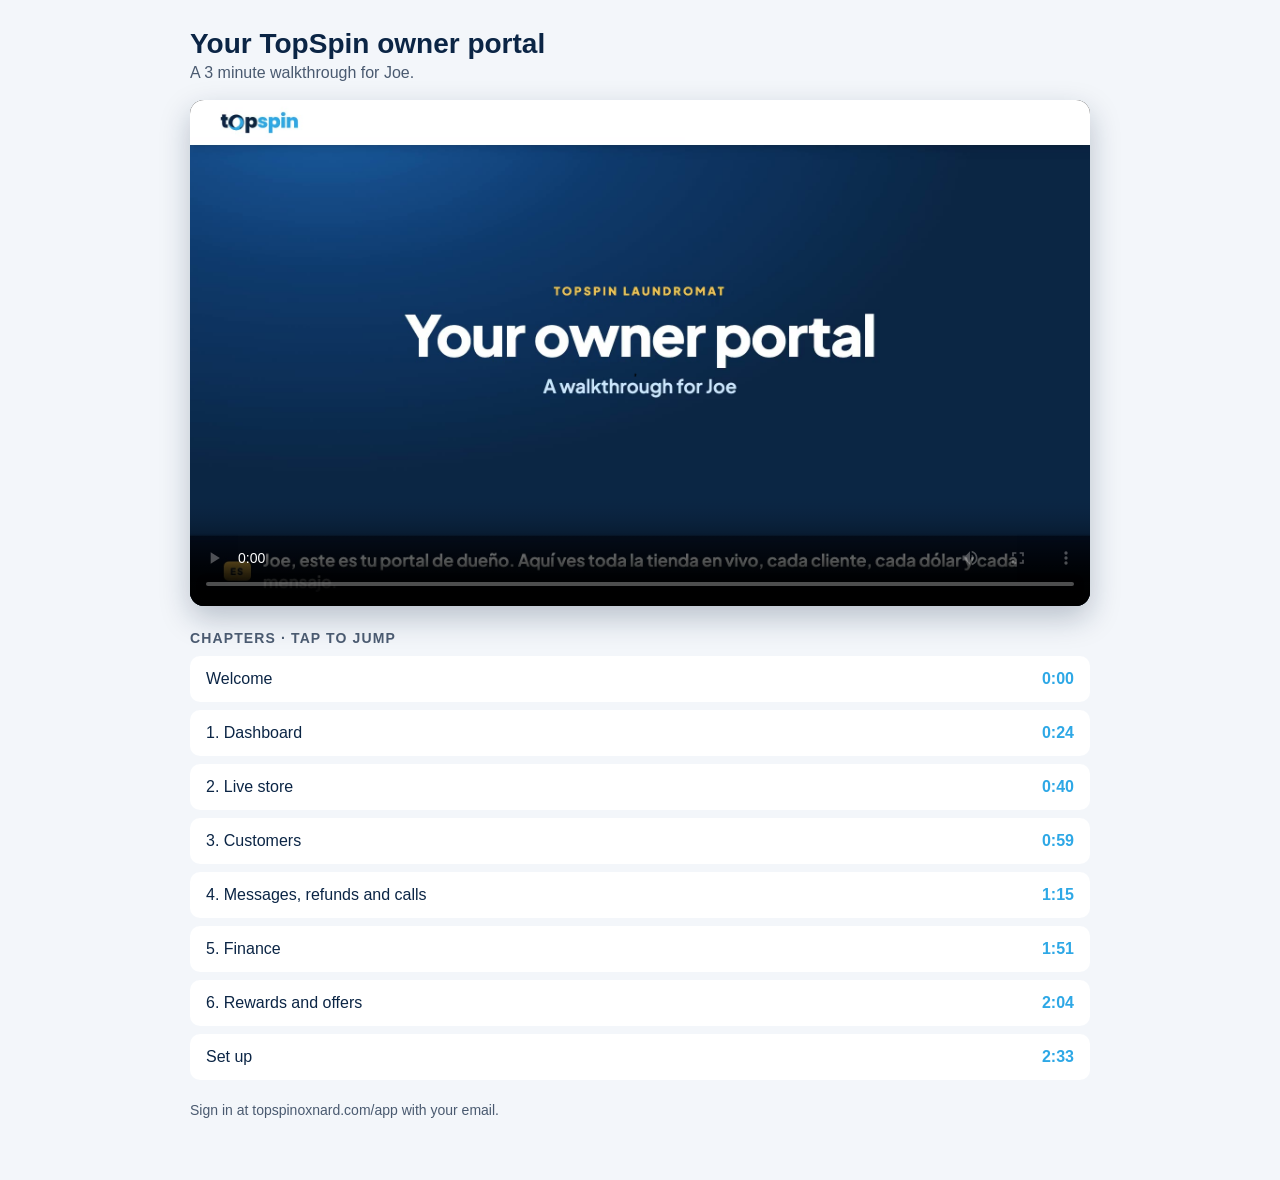
<file: owner/index.html>
<!doctype html><html lang="en"><head><meta charset="utf-8"><meta name="viewport" content="width=device-width,initial-scale=1">
<title>Your TopSpin owner portal</title><meta name="robots" content="noindex">
<style>
body{margin:0;font-family:-apple-system,"Helvetica Neue",Arial,sans-serif;color:#0B2545;background:#f3f6fa}
.w{max-width:900px;margin:0 auto;padding:28px 16px 48px}
h1{font-size:28px;margin:0 0 4px}p.s{color:#4a5a70;margin:0 0 18px}
video{width:100%;border-radius:14px;background:#000;display:block;box-shadow:0 12px 30px rgba(11,37,69,.25)}
h2{font-size:14px;letter-spacing:.08em;text-transform:uppercase;color:#4a5a70;margin:24px 0 10px}
.ch{display:grid;gap:8px}
.ch button{display:flex;justify-content:space-between;align-items:center;gap:12px;width:100%;text-align:left;border:0;background:#fff;border-radius:10px;padding:14px 16px;font:inherit;font-size:16px;color:#0B2545;cursor:pointer}
.ch button:hover,.ch button.on{background:#e3f3fc}
.ch b{color:#2EA8E6;font-variant-numeric:tabular-nums}
.note{margin-top:22px;color:#4a5a70;font-size:14px}
</style></head><body><div class="w">
<h1>Your TopSpin owner portal</h1><p class="s">A 3 minute walkthrough for Joe.</p>
<video id="v" controls playsinline preload="metadata" poster="poster.jpg" src="TopSpin-Owner-Portal-Walkthrough.mp4"></video>
<h2>Chapters · tap to jump</h2><div class="ch"><button data-t="0"><span>Welcome</span><b>0:00</b></button><button data-t="24.14"><span>1. Dashboard</span><b>0:24</b></button><button data-t="40.2"><span>2. Live store</span><b>0:40</b></button><button data-t="59.3"><span>3. Customers</span><b>0:59</b></button><button data-t="74.96"><span>4. Messages, refunds and calls</span><b>1:15</b></button><button data-t="110.78"><span>5. Finance</span><b>1:51</b></button><button data-t="123.72"><span>6. Rewards and offers</span><b>2:04</b></button><button data-t="152.74"><span>Set up</span><b>2:33</b></button></div>
<p class="note">Sign in at topspinoxnard.com/app with your email.</p>
</div><script>
const v=document.getElementById('v'),bs=[...document.querySelectorAll('.ch button')]
bs.forEach(b=>b.onclick=()=>{v.currentTime=+b.dataset.t;v.play();window.scrollTo({top:0,behavior:'smooth'})})
v.ontimeupdate=()=>{let k=0;bs.forEach((b,i)=>{if(v.currentTime>=+b.dataset.t)k=i});bs.forEach((b,i)=>b.classList.toggle('on',i===k))}
</script></body></html>
</file>
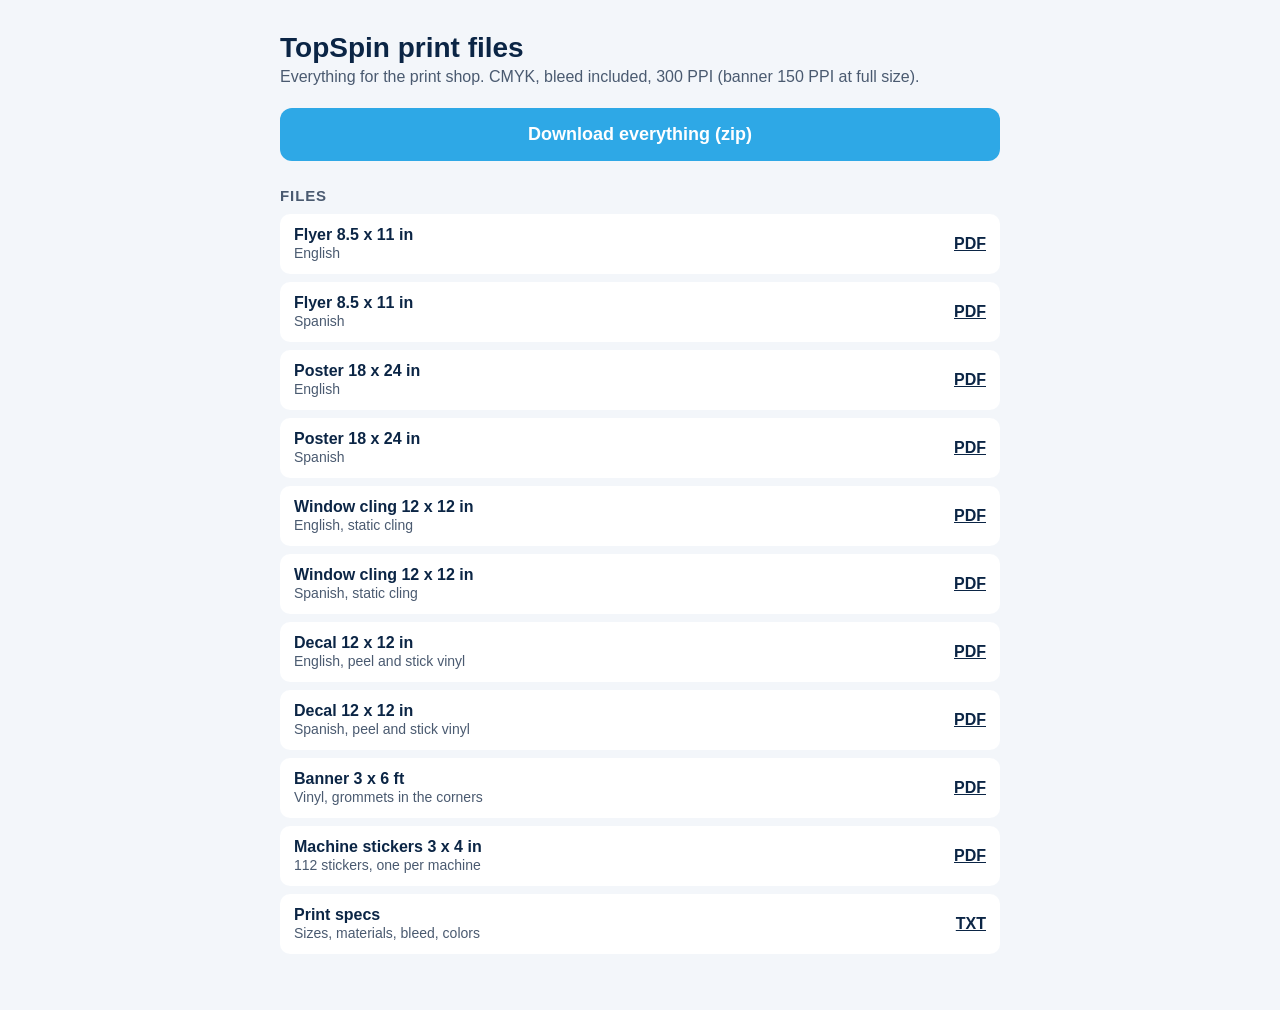
<file: print/index.html>
<!doctype html>
<html lang="en"><head><meta charset="utf-8"><meta name="viewport" content="width=device-width,initial-scale=1">
<title>TopSpin Print Files</title><meta name="robots" content="noindex">
<style>
body{margin:0;font-family:-apple-system,"Helvetica Neue",Arial,sans-serif;color:#0B2545;background:#f3f6fa}
.w{max-width:720px;margin:0 auto;padding:32px 16px 48px}
h1{font-size:28px;margin:0 0 4px}p.s{color:#4a5a70;margin:0 0 22px}
a.all{display:block;text-align:center;background:#2EA8E6;color:#fff;font-weight:700;text-decoration:none;padding:16px;border-radius:12px;font-size:18px;margin:0 0 26px}
.row{display:flex;justify-content:space-between;align-items:center;gap:12px;background:#fff;border-radius:10px;padding:12px 14px;margin:0 0 8px}
.row b{display:block}.row span{color:#4a5a70;font-size:14px}
.row a{color:#0B2545;font-weight:700;white-space:nowrap}
h2{font-size:15px;letter-spacing:.06em;text-transform:uppercase;color:#4a5a70;margin:26px 0 10px}
</style></head><body><div class="w">
<h1>TopSpin print files</h1>
<p class="s">Everything for the print shop. CMYK, bleed included, 300 PPI (banner 150 PPI at full size).</p>
<a class="all" href="TopSpin-Print-Files-FINAL.zip">Download everything (zip)</a>
<h2>Files</h2>
<div class="row"><div><b>Flyer 8.5 x 11 in</b><span>English</span></div><a href="TopSpin-Flyer-8.5x11-English-PRINT.pdf">PDF</a></div>
<div class="row"><div><b>Flyer 8.5 x 11 in</b><span>Spanish</span></div><a href="TopSpin-Flyer-8.5x11-Spanish-PRINT.pdf">PDF</a></div>
<div class="row"><div><b>Poster 18 x 24 in</b><span>English</span></div><a href="TopSpin-Poster-18x24-English-PRINT.pdf">PDF</a></div>
<div class="row"><div><b>Poster 18 x 24 in</b><span>Spanish</span></div><a href="TopSpin-Poster-18x24-Spanish-PRINT.pdf">PDF</a></div>
<div class="row"><div><b>Window cling 12 x 12 in</b><span>English, static cling</span></div><a href="TopSpin-Window-Cling-12x12-English-PRINT.pdf">PDF</a></div>
<div class="row"><div><b>Window cling 12 x 12 in</b><span>Spanish, static cling</span></div><a href="TopSpin-Window-Cling-12x12-Spanish-PRINT.pdf">PDF</a></div>
<div class="row"><div><b>Decal 12 x 12 in</b><span>English, peel and stick vinyl</span></div><a href="TopSpin-Decal-12x12-English-PRINT.pdf">PDF</a></div>
<div class="row"><div><b>Decal 12 x 12 in</b><span>Spanish, peel and stick vinyl</span></div><a href="TopSpin-Decal-12x12-Spanish-PRINT.pdf">PDF</a></div>
<div class="row"><div><b>Banner 3 x 6 ft</b><span>Vinyl, grommets in the corners</span></div><a href="TopSpin-Banner-3x6ft-PRINT.pdf">PDF</a></div>
<div class="row"><div><b>Machine stickers 3 x 4 in</b><span>112 stickers, one per machine</span></div><a href="TopSpin-Machine-Stickers-3x4-PRINT-112.pdf">PDF</a></div>
<div class="row"><div><b>Print specs</b><span>Sizes, materials, bleed, colors</span></div><a href="PRINT-SPECS.txt">TXT</a></div>
</div></body></html>
</file>
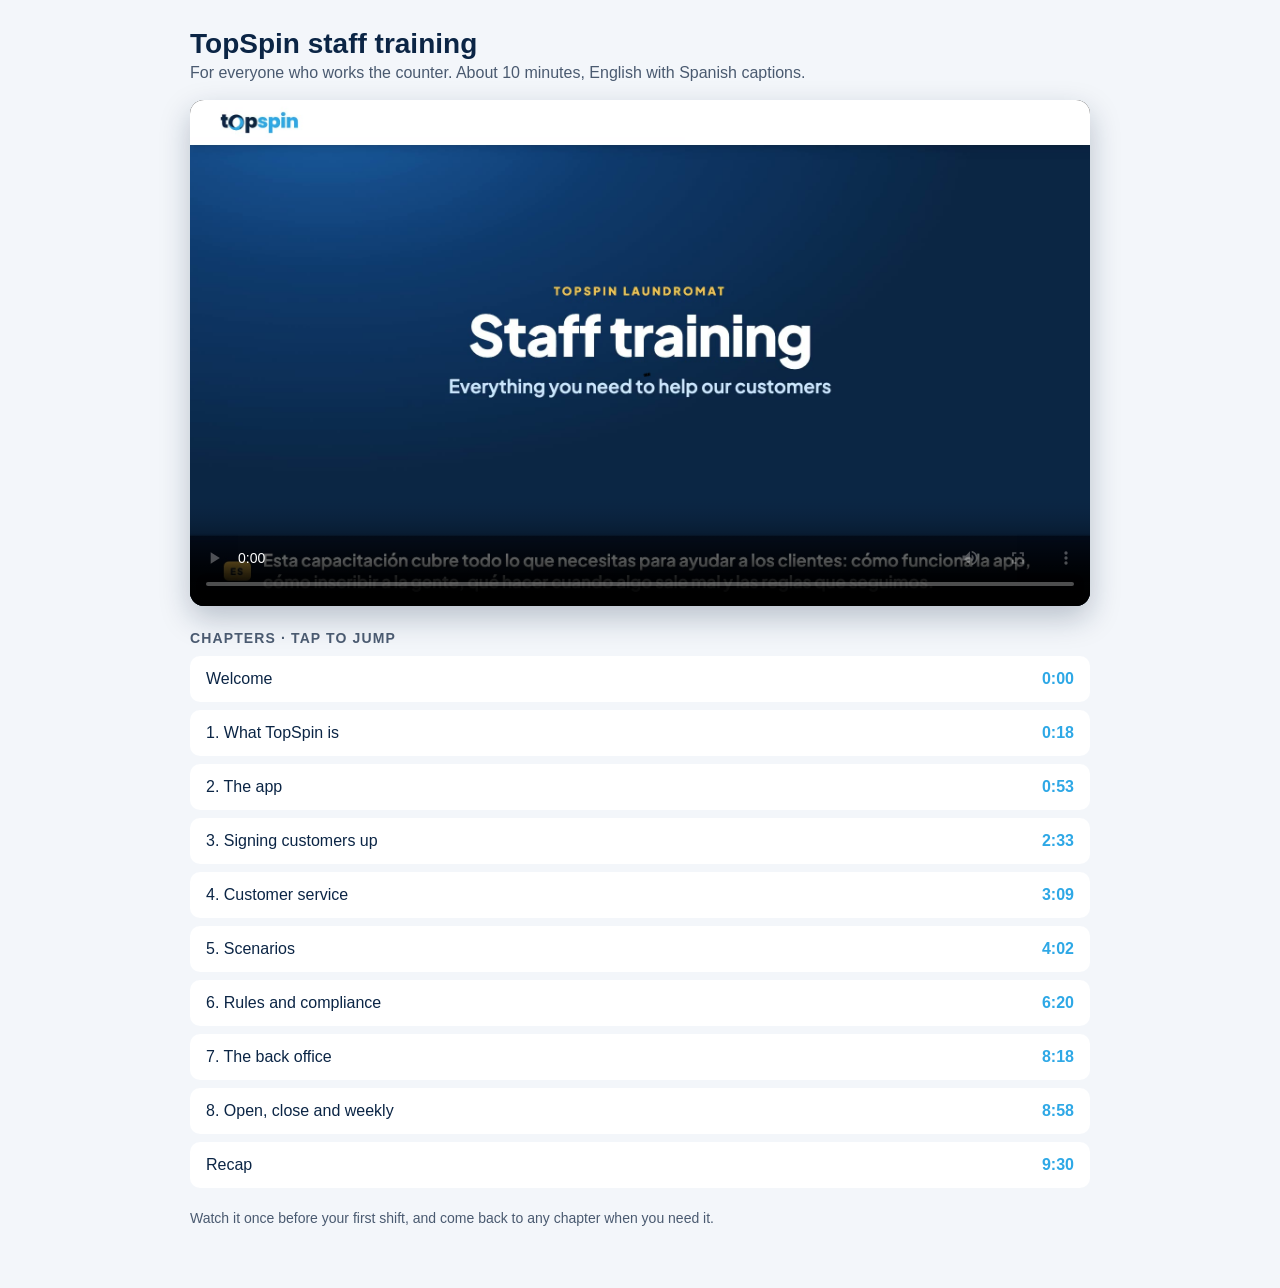
<file: training/index.html>
<!doctype html><html lang="en"><head><meta charset="utf-8"><meta name="viewport" content="width=device-width,initial-scale=1">
<title>TopSpin staff training</title><meta name="robots" content="noindex">
<style>
body{margin:0;font-family:-apple-system,"Helvetica Neue",Arial,sans-serif;color:#0B2545;background:#f3f6fa}
.w{max-width:900px;margin:0 auto;padding:28px 16px 48px}
h1{font-size:28px;margin:0 0 4px}p.s{color:#4a5a70;margin:0 0 18px}
video{width:100%;border-radius:14px;background:#000;display:block;box-shadow:0 12px 30px rgba(11,37,69,.25)}
h2{font-size:14px;letter-spacing:.08em;text-transform:uppercase;color:#4a5a70;margin:24px 0 10px}
.ch{display:grid;gap:8px}
.ch button{display:flex;justify-content:space-between;align-items:center;gap:12px;width:100%;text-align:left;border:0;background:#fff;border-radius:10px;padding:14px 16px;font:inherit;font-size:16px;color:#0B2545;cursor:pointer}
.ch button:hover,.ch button.on{background:#e3f3fc}
.ch b{color:#2EA8E6;font-variant-numeric:tabular-nums}
.note{margin-top:22px;color:#4a5a70;font-size:14px}
</style></head><body><div class="w">
<h1>TopSpin staff training</h1><p class="s">For everyone who works the counter. About 10 minutes, English with Spanish captions.</p>
<video id="v" controls playsinline preload="metadata" poster="poster.jpg" src="TopSpin-Staff-Training.mp4"></video>
<h2>Chapters · tap to jump</h2><div class="ch"><button data-t="0"><span>Welcome</span><b>0:00</b></button><button data-t="17.58"><span>1. What TopSpin is</span><b>0:18</b></button><button data-t="52.68"><span>2. The app</span><b>0:53</b></button><button data-t="152.9"><span>3. Signing customers up</span><b>2:33</b></button><button data-t="189.28"><span>4. Customer service</span><b>3:09</b></button><button data-t="241.66"><span>5. Scenarios</span><b>4:02</b></button><button data-t="380.12"><span>6. Rules and compliance</span><b>6:20</b></button><button data-t="497.94"><span>7. The back office</span><b>8:18</b></button><button data-t="538.24"><span>8. Open, close and weekly</span><b>8:58</b></button><button data-t="570.06"><span>Recap</span><b>9:30</b></button></div>
<p class="note">Watch it once before your first shift, and come back to any chapter when you need it.</p>
</div><script>
const v=document.getElementById('v'),bs=[...document.querySelectorAll('.ch button')]
bs.forEach(b=>b.onclick=()=>{v.currentTime=+b.dataset.t;v.play();window.scrollTo({top:0,behavior:'smooth'})})
v.ontimeupdate=()=>{let k=0;bs.forEach((b,i)=>{if(v.currentTime>=+b.dataset.t)k=i});bs.forEach((b,i)=>b.classList.toggle('on',i===k))}
</script></body></html>
</file>
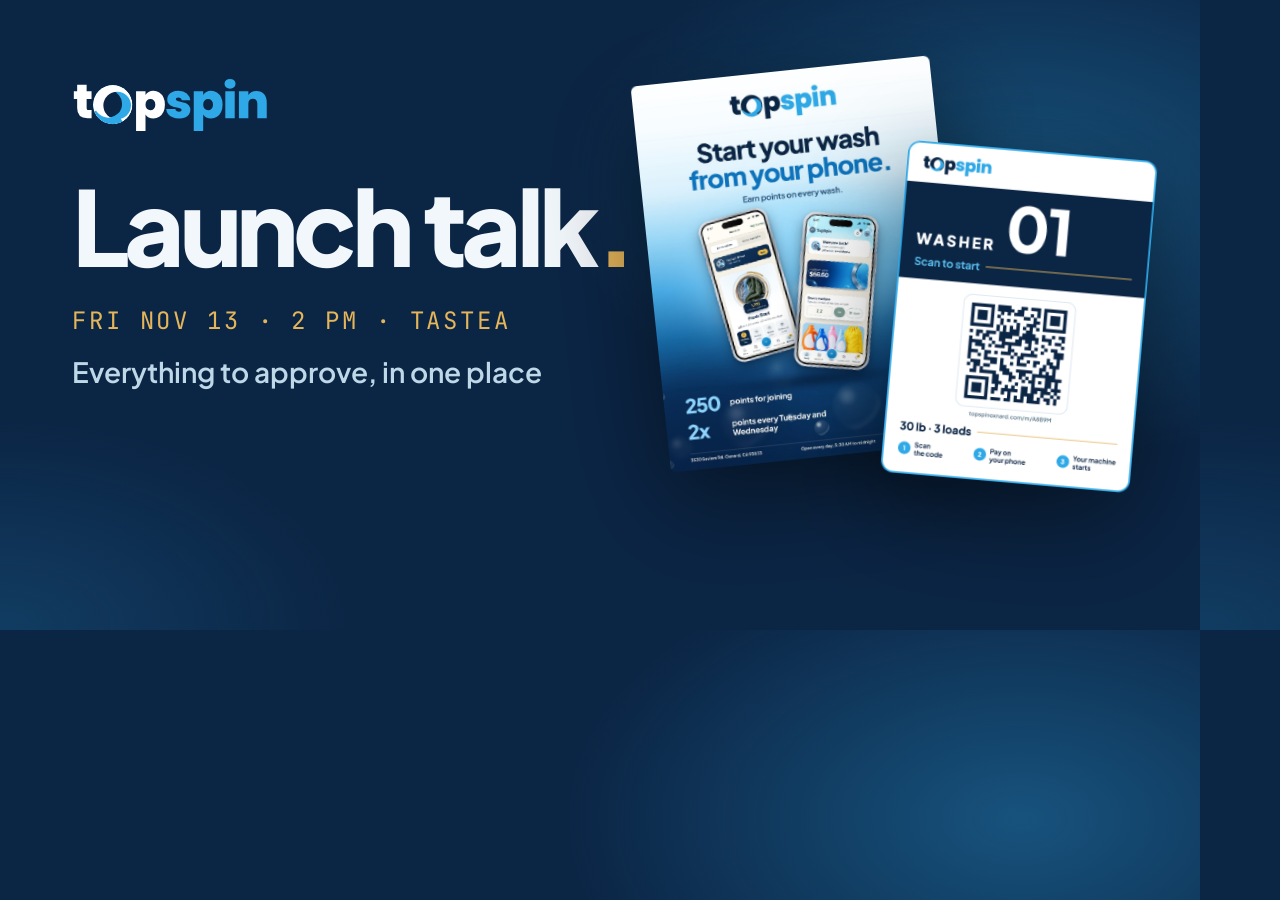
<file: og-src.html>
<!doctype html><html><head><meta charset="utf-8">
<link rel="stylesheet" href="https://fonts.googleapis.com/css2?family=Plus+Jakarta+Sans:wght@600;700;800&family=JetBrains+Mono:wght@600&display=swap">
<style>
*{margin:0;padding:0;box-sizing:border-box}
html,body{width:1200px;height:630px;overflow:hidden}
body{font-family:'Plus Jakarta Sans',Arial,sans-serif;color:#f2f7fb;background:#0b2545;background-image:radial-gradient(700px 420px at 85% 30%,rgba(46,168,230,.35),transparent 65%),radial-gradient(500px 300px at 0% 100%,rgba(46,168,230,.18),transparent 70%);position:relative}
.l{position:absolute;left:72px;top:78px;width:560px}
.logo{height:54px;display:block}
h1{font-size:104px;line-height:.95;letter-spacing:-.05em;font-weight:800;margin-top:44px}
h1 span{color:#e4b55a}
.meta{margin-top:30px;font-family:'JetBrains Mono',monospace;font-size:24px;letter-spacing:.12em;text-transform:uppercase;color:#e4b55a}
.sub{margin-top:18px;font-size:28px;font-weight:600;color:#bfd8e8}
.fl{position:absolute;right:250px;top:70px;width:300px;transform:rotate(-6deg);filter:drop-shadow(0 30px 50px rgba(0,0,0,.5));border-radius:6px}
.st{position:absolute;right:56px;top:150px;width:250px;transform:rotate(5deg);filter:drop-shadow(0 30px 50px rgba(0,0,0,.5))}
</style></head><body>
<div class="l"><img class="logo" src="img/logo-white.svg"><h1>Launch talk<span>.</span></h1><div class="meta">Fri Nov 13 · 2 PM · Tastea</div><div class="sub">Everything to approve, in one place</div></div>
<img class="fl" src="img/flyer.jpg"><img class="st" src="img/sticker.png">
</body></html>
</file>
